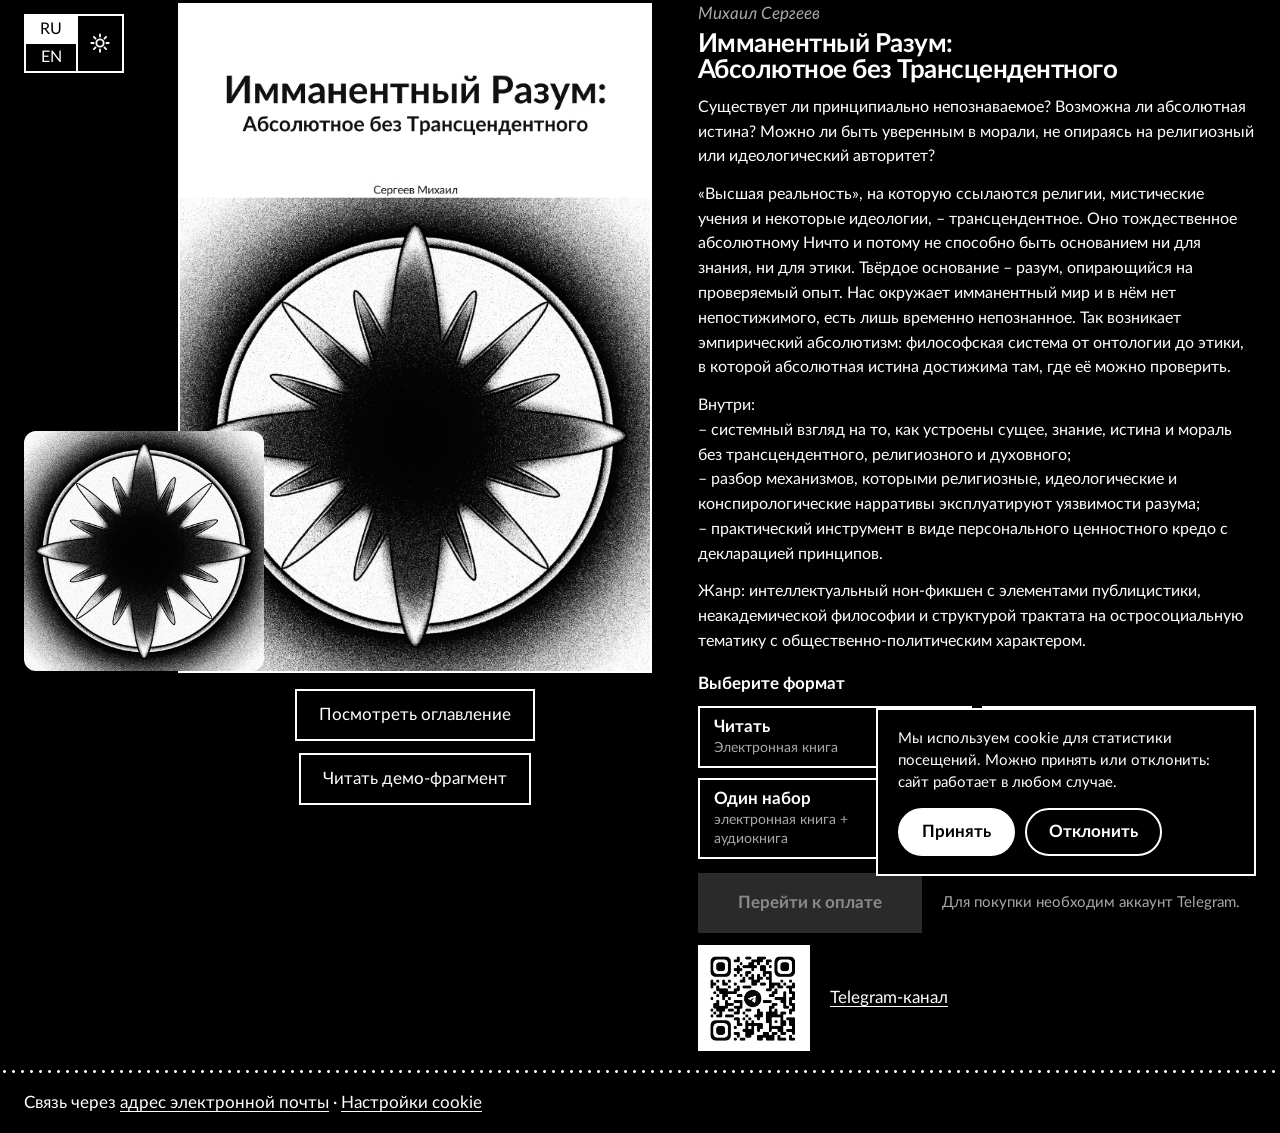
<file: index.html>
<!DOCTYPE html>
<html lang="ru">
<head>
<meta charset="utf-8">
<meta name="viewport" content="width=device-width, initial-scale=1">
<script>try{if(localStorage.getItem("theme")==="light")document.documentElement.setAttribute("data-theme","light")}catch(e){}</script>
<script>window.dataLayer=window.dataLayer||[];function gtag(){dataLayer.push(arguments)}gtag("consent","default",{ad_storage:"denied",ad_user_data:"denied",ad_personalization:"denied",analytics_storage:"denied",wait_for_update:500});try{if(localStorage.getItem("cookie-consent")==="granted")gtag("consent","update",{analytics_storage:"granted"})}catch(e){}</script>
<!-- Google Tag Manager -->
<script>(function(w,d,s,l,i){w[l]=w[l]||[];w[l].push({'gtm.start':
new Date().getTime(),event:'gtm.js'});var f=d.getElementsByTagName(s)[0],
j=d.createElement(s),dl=l!='dataLayer'?'&l='+l:'';j.async=true;j.src=
'https://www.googletagmanager.com/gtm.js?id='+i+dl;f.parentNode.insertBefore(j,f);
})(window,document,'script','dataLayer','GTM-NVMM97PM');</script>
<!-- End Google Tag Manager -->
<meta name="google-site-verification" content="ZVPYeabHMF1izkVcOJiwMl5HogajHnooVywPi7a2qLU" />
<title>Имманентный Разум: Абсолютное без Трансцендентного — книга и аудиокнига</title>
<meta name="description" content="«Имманентный Разум: Абсолютное без Трансцендентного» — философская система, возвращающая абсолютность истины и этики в мир без трансцендентного. Электронная книга, аудиокнига, бесплатный фрагмент.">
<meta name="author" content="Михаил Сергеев">
<meta name="robots" content="index, follow, max-image-preview:large">
<meta name="theme-color" content="#000000">
<link rel="canonical" href="https://4b5-1n7.github.io/book/">
<link rel="alternate" hreflang="ru" href="https://4b5-1n7.github.io/book/">
<link rel="alternate" hreflang="en" href="https://4b5-1n7.github.io/book/en/">
<link rel="alternate" hreflang="x-default" href="https://4b5-1n7.github.io/book/">
<!-- Яндекс Вебмастер: раскомментируйте и вставьте свой код:
<meta name="yandex-verification" content="КОД_ЯНДЕКС">
-->
<meta property="og:type" content="website">
<meta property="og:title" content="Имманентный Разум: Абсолютное без Трансцендентного — книга и аудиокнига">
<meta property="og:description" content="«Имманентный Разум: Абсолютное без Трансцендентного» — философская система, возвращающая абсолютность истины и этики в мир без трансцендентного. Электронная книга, аудиокнига, бесплатный фрагмент.">
<meta property="og:url" content="https://4b5-1n7.github.io/book/">
<meta property="og:image" content="https://4b5-1n7.github.io/book/og-ru.jpg">
<meta property="og:image:width" content="1200">
<meta property="og:image:height" content="630">
<meta property="og:image:alt" content="Обложка книги «Имманентный Разум: Абсолютное без Трансцендентного»">
<meta property="og:locale" content="ru_RU">
<meta property="og:locale:alternate" content="en_US">
<meta name="twitter:card" content="summary_large_image">
<meta name="twitter:title" content="Имманентный Разум: Абсолютное без Трансцендентного — книга и аудиокнига">
<meta name="twitter:description" content="«Имманентный Разум: Абсолютное без Трансцендентного» — философская система, возвращающая абсолютность истины и этики в мир без трансцендентного. Электронная книга, аудиокнига, бесплатный фрагмент.">
<meta name="twitter:image" content="https://4b5-1n7.github.io/book/og-ru.jpg">
<link rel="icon" href="favicon.ico" sizes="any">
<link rel="icon" type="image/png" sizes="32x32" href="favicon-32.png">
<link rel="icon" type="image/png" sizes="192x192" href="favicon-192.png">
<link rel="apple-touch-icon" href="apple-touch-icon.png">
<link rel="manifest" href="site.webmanifest">
<link rel="stylesheet" href="style.css">
<script type="application/ld+json">{"@context": "https://schema.org", "@graph": [{"@type": "WebSite", "@id": "https://4b5-1n7.github.io/book/#website", "url": "https://4b5-1n7.github.io/book/", "name": "Имманентный Разум: Абсолютное без Трансцендентного", "inLanguage": "ru"}, {"@type": "Person", "@id": "https://4b5-1n7.github.io/book/#author", "name": "Михаил Сергеев", "alternateName": "Сергеев Михаил", "sameAs": ["https://t.me/ABSolute_INTelligence"]}, {"@type": "Book", "@id": "https://4b5-1n7.github.io/book/#book", "url": "https://4b5-1n7.github.io/book/", "name": "Имманентный Разум: Абсолютное без Трансцендентного", "author": {"@id": "https://4b5-1n7.github.io/book/#author"}, "inLanguage": "ru", "description": "«Имманентный Разум: Абсолютное без Трансцендентного» — философская система, возвращающая абсолютность истины и этики в мир без трансцендентного. Электронная книга, аудиокнига, бесплатный фрагмент.", "image": "https://4b5-1n7.github.io/book/cover-audio.jpg", "workExample": [{"@type": "Book", "bookFormat": "https://schema.org/EBook", "name": "Имманентный Разум: Абсолютное без Трансцендентного (Электронная книга)", "inLanguage": "ru", "author": {"@id": "https://4b5-1n7.github.io/book/#author"}}, {"@type": "Book", "bookFormat": "https://schema.org/AudiobookFormat", "name": "Имманентный Разум: Абсолютное без Трансцендентного (Аудиокнига)", "inLanguage": "ru", "author": {"@id": "https://4b5-1n7.github.io/book/#author"}}]}]}</script>
</head>
<body>
<!-- Google Tag Manager (noscript) -->
<noscript><iframe src="https://www.googletagmanager.com/ns.html?id=GTM-NVMM97PM"
height="0" width="0" style="display:none;visibility:hidden"></iframe></noscript>
<!-- End Google Tag Manager (noscript) -->
<header><nav class="lang" aria-label="Language"><a href="./" hreflang="ru" lang="ru" aria-current="page">RU</a><a href="en/" hreflang="en" lang="en">EN</a></nav><button class="theme" id="theme" type="button" data-to-light="Включить светлую тему" data-to-dark="Включить тёмную тему" aria-label="Включить светлую тему" title="Включить светлую тему"><svg class="sun" viewBox="0 0 24 24" fill="none" stroke="currentColor" stroke-width="2" stroke-linecap="round" aria-hidden="true"><circle cx="12" cy="12" r="4"/><path d="M12 2.5v2.5M12 19v2.5M2.5 12H5M19 12h2.5M5.3 5.3l1.8 1.8M16.9 16.9l1.8 1.8M5.3 18.7l1.8-1.8M16.9 7.1l1.8-1.8"/></svg><svg class="moon" viewBox="0 0 24 24" fill="currentColor" aria-hidden="true"><path d="M21 12.79A9 9 0 1 1 11.21 3 7 7 0 0 0 21 12.79z"/></svg></button></header>
<main>
<section class="hero">
  <div class="left">
    <div id="covers" data-plan="both">
      <img id="cAudio" src="cover-audio.jpg" alt="Имманентный Разум: Абсолютное без Трансцендентного (Аудиокнига)">
      <img id="cEbook" src="cover-ebook-ru.jpg" alt="Имманентный Разум: Абсолютное без Трансцендентного (Электронная книга)" fetchpriority="high" onerror="this.onerror=null;this.src='cover-audio.jpg'">
    </div>
    <div class="peeks">
      <button class="peek" type="button" data-open="toc" aria-haspopup="dialog">Посмотреть оглавление</button>
      <button class="peek" type="button" data-open="excerpt" aria-haspopup="dialog">Читать демо-фрагмент</button>
    </div>
  </div>
  <div class="right">
    <p class="author">Михаил Сергеев</p>
    <h1>Имманентный Разум:<br>Абсолютное без Трансцендентного</h1>
    <div class="desc"><p>Существует ли принципиально непознаваемое? Возможна ли абсолютная истина? Можно ли быть уверенным в морали, не опираясь на религиозный или идеологический авторитет?</p><p>«Высшая реальность», на которую ссылаются религии, мистические учения и некоторые идеологии, – трансцендентное. Оно тождественное абсолютному Ничто и потому не способно быть основанием ни для знания, ни для этики. Твёрдое основание – разум, опирающийся на проверяемый опыт. Нас окружает имманентный мир и в нём нет непостижимого, есть лишь временно непознанное. Так возникает эмпирический абсолютизм: философская система от онтологии до этики, в которой абсолютная истина достижима там, где её можно проверить.</p><p>Внутри:<br>– системный взгляд на то, как устроены сущее, знание, истина и мораль без трансцендентного, религиозного и духовного;<br>– разбор механизмов, которыми религиозные, идеологические и конспирологические нарративы эксплуатируют уязвимости разума;<br>– практический инструмент в виде персонального ценностного кредо с декларацией принципов.</p><p>Жанр: интеллектуальный нон-фикшен с элементами публицистики, неакадемической философии и структурой трактата на остросоциальную тематику с общественно-политическим характером.</p></div>
    <fieldset>
      <legend><h2>Выберите формат</h2></legend>
      <label class="opt"><input type="checkbox" id="fRead"><span><b>Читать</b><small>Электронная книга</small></span></label>
      <label class="opt"><input type="checkbox" id="fListen"><span><b>Слушать</b><small>Аудиокнига</small></span></label>
      <label class="opt"><input type="checkbox" id="fBoth"><span><b>Один набор</b><small>электронная книга + аудиокнига</small></span></label>
      <div class="opt soon" aria-disabled="true"><span><b>Печатная версия</b><small>Ожидается в продаже</small></span></div>
    </fieldset>
    <div class="buyrow">
      <a class="buy" id="buy" target="_blank" rel="noopener nofollow" aria-disabled="true" data-read="https://web.tribute.tg/p/HSg" data-listen="https://web.tribute.tg/p/HSj" data-both="https://web.tribute.tg/p/HSn" title="Для покупки необходим аккаунт Telegram.">Перейти к оплате</a>
      <p class="tg">Для покупки необходим аккаунт Telegram.</p>
      <noscript><p class="tg"><a href="https://web.tribute.tg/p/HSg">Читать</a> · <a href="https://web.tribute.tg/p/HSj">Слушать</a> · <a href="https://web.tribute.tg/p/HSn">Всё вместе</a></p></noscript>
    </div>
    <div class="channel"><a class="qr" href="https://t.me/ABSolute_INTelligence" target="_blank" rel="noopener"><img src="qr-ABSolute_INTelligence.jpg" alt="QR-код Telegram-канала" width="224" height="213" loading="lazy"></a><a href="https://t.me/ABSolute_INTelligence" target="_blank" rel="noopener">Telegram-канал</a></div>
  </div>
</section>
<dialog id="excerpt" aria-labelledby="exTitle">
  <div class="dlg-head"><h2 id="exTitle">Фрагмент книги «Имманентный Разум»</h2><button class="close" type="button">Закрыть</button></div>
  <div class="dlg-body"><p class="note">Половина вводной главы</p><div class="text">
<h3 class="ch">0. Введение</h3>
<p>Во введении будут рассмотрены общая методология, философские концепции с разной степенью дефектности, обоснование применения синтетического эклектизма, разбор диктаторских стимулов к воздействию на уязвимости разума, а также оправданность применения насилия в кризисном положении.</p>
<p>Методология работы носит эклектический характер, так как сочетает аналитическую и континентальную методологии, рационалистическую и эмпирико-натуралистическую эпистемологические стратегии. Использованы операционные методы (абстрагирование, идеализация и концептуализация, интерпретация, метод теста на противоречия и перформативного противоречия, критический метод, постструктуралистская деконструкция), аналитические процедуры (концептуальный анализ, декомпозиционный анализ, интроспективный анализ), логико-аргументативные инструменты (дедукция, индукция, сравнение, анализ и синтез), а также вспомогательные эвристические и моделирующие инструменты (метод визуализации, трансформирование, комбинирование, моделирование, мысленный эксперимент, регулятивное сомнение, апелляция к здравому смыслу).</p>
<p>Для комфортного погружения зафиксируем базовые координаты. Имманентное – материальное и познаваемое, способное тем или иным способом стать чувственным опытом и эмпирикой, а также внутреннее содержание сущего как оно есть. Трансцендентное – не только лежащее за пределами чувственного опыта, но и за пределами единственного мира, его природы, а также принципиально непознаваемое, духовное, мистическое и в рамках работы тождественное Ничто. Всё, что есть (существует) в мире, – имманентное, а то, чего в нём нет (ничто), – трансцендентное. Ввиду обилия терминологии при необходимости лучше воспользоваться сразу несколькими энциклопедическими источниками, в том числе философской энциклопедией, например «Новой философской энциклопедией» [1]. Философский анализ в книге сменяется резкой публицистикой, иногда с элементами патетики. Это создаёт своего рода контрастную, динамическую, отрезвляющую партитуру, которую познавательно и интересно читать.</p>
<p>Каждый человек не хотел бы быть запутанным и обманутым другим человеком, особенно нарочно. Причина такого желания кроется в простой ответственности. Ответственность, которую каждый дееспособный человек имеет, рационально осознаваема и даже понятна интуитивно. Эта ответственность порождает человеческую двунаправленность: ответственность по отношению к собственному «Я» и по отношению ко всему, что во «Вне». Ответственность по отношению к себе характеризуется через осознание необходимости (или ненадобности) и сознательный выбор (или отказ от такого выбора) самоидентичности, морали, нормативной этики, ментальной психотерапии (для исправления того, что внутри), аксиологических ценностей и совокупного образа жизни, а также отношения ко всему, что исходит из Вне. Ответственность по отношению к окружающему более категорична и описательна, в ней практически нет места для сознательного свободного выбора. Она сводится к осознанию тех закономерных последствий, к которым приводят любые действия, влияющие на окружающих людей и общество, природу и экологию, информацию и предметы. При заблуждении в каком-то аспекте можно сделать неправильные выводы, а порой, когда в основе лежит неверная информация, ошибка неизбежна. Это может быть не так страшно, когда заблуждения касаются не очень важных вещей, но нередко они задевают фундаментальную опору личности. Зачастую заблуждения возникают не из-за несовершенства мышления, а намеренно имплантируются внутрь человеческого сознания, что способно подорвать его ментальное состояние или причинить вред его окружению.</p>
<p>Из стремления быть максимально объективным, не подверженным вредному внешнему воздействию, из осознания собственной ответственности следует необходимость критически анализировать и выявлять несовершенства некоторых популярных философских концепций. В особенности тех, что продвигаются в массовом сознании диктаторской идеологией, догматичной религией или просто позицией личности авторитарного типа. Важно также выявлять нарративы, направленные против свободомыслия, отвергающие размышления и ущемляющие людей с принципиальной позицией, на основе которой и формулировалось это произведение. Вспомним некоторые концепции и разберёмся в их изъянах в порядке от наиболее применимых, прикладных и полезных к совсем уж бесполезным и даже вредным для человеческого разума.</p>
<h4 class="ch">0.1. Антагонистические позиции</h4>
<p>Известно множество концепций с разной степенью мракобесия. Здесь не стоит задача дать обзор всем им, но необходимо перечислить основные идеи и подчеркнуть их пользу или вред. Уместнее всего начать с более приемлемых концепций, вроде позитивизма, и постепенно продвигаться к антагонистичным им мистическим и теологическим позициям. Существуют и по большей части нейтральные концепции, но акцентировать на них внимание мы не будем. Разобрать в той или иной степени сомнительные позиции необходимо, чтобы лучше понимать их уловки, не попасть в их ловушки и не зайти с ними в логический тупик.</p>
<p>Позитивизм – подход, популярный среди исследователей эпистемологии, особенно в ситуациях, когда наука сталкивается с внепредметными философскими требованиями. Например, при настойчивом призыве приостановить научную деятельность до тех пор, пока не будет дан ответ на неразрешённый метафизический вопрос. В подобной обстановке неудивительно, что многие учёные склоняются к позитивистскому взгляду, воспринимая всю метафизику как бессмысленную. Однако как последовательная философская позиция позитивизм оказывается во многом вредным или ограниченным. Во-первых, метафизика не сводится к одному направлению, и существует множество метафизических концепций, некоторые из них обладают внутренней логикой, опираются на здравый смысл и представляют значимую часть философии, стремящейся ответить на многие фундаментальные вопросы человеческого разума. Во-вторых, отказ от метафизики нередко выглядит как своеобразная заплатка – временное уклонение от проблемы, отказ от осмысления, что можно расценивать как форму интеллектуального эскапизма или даже обскурантизма. В-третьих, позитивизм, отвергая метафизику, не предлагает взамен полноценной альтернативы для осмысления фундаментальных вопросов, которую дают метафизические концепции [2].</p>
<p>Отдельная проблема – то, как позитивизм критикует религию. Эта критика зачастую формальна или поверхностна, не стремится к конструктивному философскому диалогу, а ограничивается лишь указанием на логическую несостоятельность. Такая позиция ведёт к поляризации мышления: формируются два противоборствующих лагеря, один из которых лишён заинтересованности в поиске метафизических концепций, которые были бы объективно полезны человеку как в понимании своего Я, так и в осмыслении внешнего мира.</p>
<p>Тем не менее позитивизм опирается на целый ряд фундаментальных установок. Он исходит из идеи, что истина едина, объективна и поддаётся верификации. Истину можно выявить через проверяемые методы, соответствующие критериям научного познания, а наивысшей формой её выражения считается научный консенсус, основанный на интерсубъективной эмпирике. Позитивизм, как правило, эмпирически монистичен и материалистичен [3]. Если трансцендентное для него бессмысленно, то в рамках данной книги оно <em>бессущностно</em>, с чего и начнётся первая глава.</p>
<p>Под <em>бессущностным</em> понимается антоним к слову сущее, так же, как Ничто противоположно Бытию. Даже позитивисты, строго говоря, не признают существования абсолютной истины – напротив, они отрицают её как метафизическую категорию. Истина для них – то, что подтверждается наблюдением и опытом в настоящем и может измениться при появлении новых данных.</p>
<p>Позиция автора во многом близка к позитивистской, но с тем важным отличием, что автор признаёт эвристическую и концептуальную полезность философских методов и метафизических ответов. В частности, позитивизм недооценивает значение метафизики экзистенциализма, особенно в формировании Я-концепции. Последняя – не простая функция, обусловленная только внешними детерминистическими и стохастическими факторами. Напротив, каждое Я формируется под влиянием множества факторов, как обусловленных, так и произвольных, включая интеллектуальные акты самоопределения и размышления о рациональном выборе. Таким образом, субъект – сложная структура со свободой воли, осуществляющая самоидентификацию и выбор, несводимые к детерминированным и стохастическим предпосылкам.</p>
<p>Именно в акте рационального размышления и осознанного выбора раскрывается подлинная природа субъективной реальности, она оказывается одновременно недетерминированной и нестохастической. Процессы разума несводимы ни к генетической предзаданности, ни к биохимической случайности. Более того, совокупное влияние этих факторов не способно полностью охватить все возможные сценарии развития в силу чувствительности к исходным условиям даже в детерминированных системах. Разум и свобода субъекта приобретают в экзистенциальной метафизике непреходящее онтологическое значение. Поскольку детерминизм и индетерминизм не описывают реальность в полной мере, требуется какое-то дополнительное, промежуточное понятие.</p>
<p>Постмодернизм тесно связан с последствиями так называемого лингвистического поворота. Он решительно отвергает существование объективной природной реальности, универсальной истины, а также универсальность разума и логики. Тем более постмодернизм не признаёт каких-либо абсолютов в философском или мировоззренческом смысле. Такой ход рассуждений приводит представителей этого направления к выводу, что научное познание и его картина мира не ближе к истине, чем представления, основанные на сверхъестественной или паранормальной мистике, включая эзотерику, колдовство, шаманизм, астрологию и прочие формы иррационального восприятия. Подобный релятивизм, очевидно, противостоит трезвому и разумному взгляду на мир и, кроме того, способен навредить как человеку, так и обществу в целом. Скепсис по отношению к технооптимизму действительно частично оправдан, особенно в аспекте темпов технологических изменений и их неравномерности. Однако это не означает принципиальной невозможности улучшения качества жизни человека и общественного устройства через разумное применение науки и технологий [4].</p>
<p>К метанарративам, в рамках которых маргинализируются альтернативные взгляды, мнения и дискурсы, постмодернисты относятся крайне негативно, считая их инструментами на службе у тоталитаризма. При этом парадоксальным образом в рамках некоторых постмодернистских течений продвигаются идеи, близкие к неомарксизму, в том числе с их собственными универсальными посылами. Однако на практике куда более продуктивным здесь оказывается рационально-казуистический подход. Он предлагает не оценивать нарративы по принадлежности к тем или иным идеологиям, а анализировать наличие или отсутствие системных механизмов подавления мнений, сдерживания плюрализма и свободы суждений. Важно, чтобы участники дискурса стремились к предметному, корректному и добросовестному размышлению, а не к риторическим манипуляциям и уловкам. В отличие от позитивизма, постмодернизм не отрицает метафизику – напротив, допускает её как один из возможных дискурсов. В этой связи важным вкладом постмодернистской мысли становится инструмент деконструкции, разработанный Жаком Деррида.</p>
<p>Неудивительно, что такой подход постмодернистов сравнивают с релятивизмом, восходящим к античным софистам и частично к скептицизму, также утверждающему, что объективной истины не существует. Здесь наблюдается отказ от преемственности в развитии знания и смещение акцента в сторону субъективных условий познания. Любое уточнение и совершенствование знания трактуется как доказательство его изначальной неистинности, что в конечном счёте ведёт к светскому агностицизму. Релятивисты как бы заявляют: «У каждого своя правда», потому что любое знание признаётся недостоверным [5]. Абсолютизация казуистического подхода, условности и субъективности в конечном счёте приводит к тому, что жертву уравнивают с агрессором. Из-за размытия твёрдой и безотносительной позиции исчезают виновные и преступники, а любое решение правовой системы, суда или институциональной инстанции представляется заведомо несправедливым и ошибочным. Такое мышление не только формирует субъективизм, но и может стать идеологическим основанием для оправдания вседозволенности, волюнтаризма, культа насилия, права сильного, консеквенциализма и макиавеллизма. Псевдомистики, опирающиеся на постмодернистский подход, навязывают проблему квалиа как тайну панпсихизма (полипсихизма), намеренно лишённую рационального объяснения. В ход идут софистические спекуляции, основанные на абсурдном бесконечном метарегрессе. Однако эта проблема объясняется как раз рационально – не как онтологическая тайна, а как эпистемологическая сложность в рамках онтологического монистического физикализма и эпистемологически антиредукционистского натурализма.</p>
<p>Другое направление в теории познания, противостоящее рационализму и схожее некоторыми чертами с релятивизмом, – сенсуализм. Он гласит: «Нет ничего в разуме, чего не было бы в чувствах», а главной формой достоверного познания признаёт ощущения, восприятия и представления, поскольку именно в них сосредоточена вся деятельность сознания и из них выводится мышление [6]. Хотя источник этого знания – объективный внешний мир, сенсуализм тяготеет к субъективизму, отвергая возможность познания мира как такового, и делает вывод о целостном познании, которое исходит из внутренних состояний сознания и преобразуется ими. У сенсуализма есть полезная интерпретация, например имматериализм: «Быть – значит быть воспринимаемым». Сенсуалистский подход также лучше позволяет проникнуться эмпатией – без навязчивой проекции. Таким образом, делается упор на имманентность знания: оно может быть истинным, но сами ощущения и опыт не гарантируют его объективности. В сочетании с радикальным скептицизмом, солипсизмом и наивным эмпиризмом сенсуализм способен стать основанием антинаучной или антиинтеллектуальной позиции [7]. Такой подход заменяет размышление догматическим изоляционизмом или когнитивным нигилизмом: «Ты своими глазами это видел? Нет? Пока сам не увижу – не поверю!».</p>
<p>Идеализм – первое упомянутое, прямо обозначенное этим термином в данной главе философское учение, полностью признающее Абсолют как универсальный разум. При этом идеализм активно использует понятие трансцендентного – идеального духовного начала, высшего замысла и высшего разума. Идеализм – понятие широкое и многогранное; он бывает различным по формам, но для нужд данного анализа будет рассматриваться обобщённо, с акцентом на религиозный идеализм. Идеализму свойственно использовать абстрактные, эфемерные и спекулятивные формы выражения, поскольку они позволяют замаскировать отсутствие здравого смысла за философской бутафорией. Идеалисты не соотносят Абсолют с материей, напротив – они утверждают её вторичность по отношению к сознанию, духу, идее. Иногда, по их мнению, материальная реальность – всего лишь продукт мышления. Поэтому эмпирика чувственно воспринимаемого материального мира считается ненадёжным источником знания: подлинная реальность, согласно идеализму, может быть постигнута лишь через внутреннее созерцание. Объективный идеализм Георга Вильгельма Фридриха Гегеля, в котором надличностный разум порождает весь мир, и трансцендентальный идеализм Иммануила Канта различаются прежде всего в вопросе о достижимости абсолютного познания. Согласно Канту, абсолютное познание недостижимо, потому что сознание способно воспринимать только феномены, а не сам ноумен [8–9]. У Гегеля же абсолютное познание осуществляется через движение духа и диалектику противоречий. Одержимость идеей и стремление к её реализации могут становиться основой для консеквенциализма, а в сочетании с релятивизмом – оборачиваться макиавеллизмом, при котором субъективно идеальная цель превращается в культ, а жертвы на пути к ней – человеческие жизни, свобода, благоразумие и любой другой ущерб – перестают иметь значение. Кроме того, идеализм может провоцировать у человека формирование сверхценной идеи-фикс, которая иногда перерастает в личностные расстройства параноидного или шизоидного типа, а в более тяжёлых случаях – в психопатологическое состояние, характерное для шизофрении и аффективных психозов.</p>
<p>Абсолютный (жёсткий) детерминизм – концепция, согласно которой всё, включая человеческие действия, мысли и решения, предопределено предшествующими причинами и законами природы. В рамках этой теории свобода воли представляется невозможной, поскольку любое решение человека – лишь следствие предыдущих факторов, а не результат подлинно свободного выбора. Такой подход немедленно порождает опасные последствия: отказ от собственной субъектности, утрата мотивации к моральному выбору, фанатичный фатализм, исчезновение чувства ответственности, а также склонность к восприятию реальности как матрицы – предопределённой системы, за которую отвечает не человек, а некий высший создатель. Обесценивание личного опыта свободы действия и переживания через его объявление иллюзорным и сведение к слепой причинности без пространства для воли ведёт к редукционизму и игнорированию субъективной реальности. Отрицание моральной ответственности разрушает механизмы морали, основы права и социальной справедливости. Между тем способность человека к моделированию альтернативных сценариев будущего, прогнозированию последствий и осознанному выбору предпочтительного варианта с последующей рефлексией предполагает наличие значимого уровня свободы. Современная наука подтверждает, что, кроме детерминированных факторов, существует и стохастический вклад, как и утверждает позиция индетерминизма [10]. Согласно теории хаоса, даже при наличии начальных условий предсказание точного результата становится невозможным, а значит, вопрос о свободе воли не может решаться однозначно. Возможны различные сценарии, в том числе и из-за стохастических процессов. Сумма детерминированных (физиология, наследственность, социальное окружение, структура мозга, внешние причинные связи) и стохастических (квантовые флуктуации, биохимические реакции, нейронная активность, шум в системах) факторов не исчерпывает всей полноты наблюдаемой реальности. В живом мире всегда остаётся пространство для вероятностно обоснованного рационального поведения в ответ на стимул – поведенческого, смыслового, личностного, когнитивного. Именно здесь реализуется возможность выбора, то есть проявление свободы воли. Реальность допускает множественность исходов и потому соответствует не строгому детерминизму, а концепции <em>интердетерминированной</em> компатибилистской свободы, о чём повествуется подробнее в конце третьей главы.</p>
<p>Абсурдизм, нигилизм и их сочетания утверждают, что мир лишён изначального, абсолютного смысла. Они отвергают как божественную сущность, так и мораль, прогресс, универсальные ценности, идеалы и нормы. Эти системы взглядов акцентируют внимание на чувстве пустоты и внутреннем конфликте между стремлением к смыслу и его отсутствием. Реакции на такой радикальный отказ различны. Они ранжируются от принятия абсурда и жизни вопреки ему до пассивной апатии, безразличия и саморазрушения. Однако абсурдизм и нигилизм по-разному трактуют мораль и ценность жизни: в абсурдизме жизнь может сохранять ценность сама по себе – как акт сопротивления и утверждение свободы, в нигилизме же мораль отрицается полностью, а жизнь, как и всё остальное, теряет всякий смысл и значимость [11].</p>
<p>Из этих позиций, в некотором смешении с экзистенциализмом, можно охарактеризовать ещё одно вредное течение – анархо-нигилизм, или хаотичный анархизм. Он не приемлет никакой внешней власти – государственной, религиозной, экономической или моральной – и отрицает само пребывание под ней. Идея коллектива здесь расценивается как насилие над личностью, а свободная воля, по этой логике, может проявляться только в условиях хаоса – системы без порядка, что, по мнению сторонников этого подхода, и соответствует истинной природе бытия [12]. Подобное мышление, разумеется, также отказывается от универсальных и абсолютных норм: любые представления о добре и зле объявляются лишь конструктами, навязанными властью. В этом заметна близость к постмодернизму. Экзистенциальный подход, в свою очередь, ориентируется на формирование индивидуальных ценностей, исходящих из личного опыта, интуиции и чувства свободы, при осознании их условности, пустоты и преходящей природы, с приоритетом акта действия – воли, импульса, поступка. Так, экзистенциализм может сочетаться со свободой воли и без детерминизма, хаотичного анархизма или нигилизма.</p>
<p>Приоритет удовольствия и всевозможного утилитарного избегания страданий – ключевая телеологическая установка гедонистического эгоцентризма. Эту установку в несколько иной форме разделяет и параллельная философская позиция – эвдемонизм, в котором удовольствие выступает составной частью счастья, а не самоцелью [13]. Несмотря на полезную ориентацию на автономную этику, гедонистический эгоцентризм обычно отвергает как абсолютную, так и универсальную мораль. Сведение всего к субъективному комфорту и идее уникальности каждой личности приводит к противоречию, например, с правовой системой, где субъекты равны, а их интерпретации состязательны. Сам факт преступления предполагает наличие должного – правильного поведения, универсального и обязательного для всех без исключения, а не уникально определяемого по желанию субъекта. Мотивы преступника могут быть учтены, но они, как правило, не оправдывают объективно совершённое деяние. Другие полезные, но не сакральные ценности эгоистичного гедонизма – это свобода бытия, любовь, природа, эстетика и красота. Эти ценности одновременно субъективны, интерсубъективны и утилитарны, и игнорирование этой многослойности – ошибка гедонистического эгоцентризма. Без должного рационализма такая этическая установка легко скатывается в хаос произвола желаний: чревоугодие, зависимость, алчность, консьюмеризм [14].</p>
<p>Инсинуация солипсизма крайне близка к субъективному идеализму. Это инфантильная и синкретическая позиция, отягощённая эгоцентризмом и элементами магического мышления. Это настолько примитивная и интуитивно понятная концепция, что человек способен усваивать её задолго до формирования речи и даже до прямохождения: для младенца исчезновение объекта из поля зрения равнозначно исчезновению самого объекта [15]. Именно поэтому ребёнок искренне реагирует и удивляется, когда взрослый прячет лицо и снова показывается (ку-ку, или peek-a-boo). В мире младенца человек как бы исчезает и появляется в зависимости от его прямого наблюдения. Солипсизм культивирует в человеке чувство исключительности и иллюзию превосходства над всем окружающим. Эта установка способна породить любые философские отклонения: от постмодернизма до сенсуализма, от релятивистской морали до утверждения о существовании абсолютной морали, от эмпиризма до мистицизма, от атеистического экзистенциализма до панпсихизма (полипсихизма) и теологии, даже до гипотезы симуляции. Однако одно остаётся неизменным: солипсизм никогда не ведёт к материализму, экстернализму, универсальной морали и признанию объективной или абсолютной истины.</p>
<p>В дихотомии приоритета между приемлемостью пути и самой целью утилитарный консеквенциализм отдаёт предпочтение результату (консеквенту). Такая позиция оправдывает достижение даже самых возвышенных, идеалистических, сакральных или универсальных целей средствами, унижающими человеческое достоинство, жестокостью и насилием. Это особенно ярко проявляется в абсурдных мысленных экспериментах вроде сценария с тикающей бомбой, где пытки и насилие выставляются допустимыми во имя большего блага. Однако эмпирические исследования эффективности таких методов, включая применение пыток, указывают на их несостоятельность как с точки зрения получения надёжной информации, так и с точки зрения моральной целесообразности [16]. Более того, зло, представленное как рационально необходимое, легко становится заразительным оправданием, способным дегуманизировать жертву и освободить палача от ответственности. Консеквенциализм в таком виде – это моральная ловушка, где средства постепенно стирают любые границы, превращаясь в самоцель. Один из антагонистов консеквенциализма – этика добродетели, акцентирующая внимание не на результате, а на нравственном облике субъекта. Она строится на внутренней мотивации, альтруизме, милосердии, филантропии. Но даже эта система уязвима: её могут использовать беспринципные приспособленцы или карьеристы, имитируя добродетель ради достижения собственных целей. Оптимальным компромиссом между крайностями выступает деонтология. Она ориентируется на сам поступок как на объект моральной оценки, независимо от результата, руководствуясь золотым правилом или категорическим императивом, и способна совмещаться с утилитарными или прагматическими представлениями. Это этика долга, закреплённая в кантианском принципе: действуй так, чтобы максима твоей воли могла стать всеобщим законом природы. Она опирается на свободу воли, персональную ответственность и универсальные нормы. Именно деонтология способна охватывать все элементы морального акта – намерение, поведение и следствие – как единую систему. Судебная практика опирается на деонтологические основания: в случае непреднамеренного вреда признаётся и учитывается отсутствие злого умысла. Здесь этическая оценка поведения кроме результата учитывает и мотивацию. А значит, именно деонтологический подход способен стать устойчивой формулой справедливости без разрушения какого-либо элемента морального акта.</p>
<p>Структурный близнец утилитарного консеквенциализма на практике – макиавеллизм, идеология, оправдывающая удержание и расширение власти любой ценой. Он питается цинизмом, коварством, вероломством, культом грубой силы и презрением к морали. Всё, что укрепляет власть, дозволено, а всё, что мешает, подлежит устранению. Макиавеллизм требует покорности, стремится подавить волю другого, а мораль рассматривает как слабость, которую можно использовать, но не исповедовать. Характерный для макиавеллизма рационализм легко уступает место волюнтаризму, если того требует цель. Макиавелли критиковал папство и не был излишне религиозен, оставаясь при этом приверженцем патриотических воззрений [17]. Хаос, анархия и аморализм его политического реализма были вызваны крахом традиционных и архаичных устоев в эпоху Ренессанса и Реформации, а также утратой твёрдой опоры в виде традиционной морали. Идеализм в такой системе не отрицается полностью – он подчиняется задаче манипуляции, выступая инструментом политтехнологий, идеологического внушения и массового контроля. Сакральные образы, идеи жертвы и высшего блага превращаются в оболочку, удобную для эксплуатации доверия и уязвимости граждан ради более удобного управления. Утилитарный консеквенциализм, в свою очередь, допускает самопожертвование как приемлемое средство для достижения цели. Макиавеллизм идёт дальше, он не просто оправдывает жертвы, а требует их. Он возводит готовность к самопожертвованию в добродетель, но исключительно в контексте лояльности правителю или идеологии. История XX века даёт массу примеров того, как политическая практика макиавеллизма в союзе с утилитарным консеквенциализмом и национализмом выстраивала тоталитарные режимы. Эксплуатация национального мифа, дискриминации и синдрома осаждённой крепости стала удобным инструментом для сплочения населения вокруг вождя, милитаризации общественного сознания, оправдания репрессий, террора, развязывания и ведения захватнических, агрессивных войн. Подобная политическая алхимия позволяет стереть грань между добром и злом, навязать обществу образ врага как метафизической, трансцендентной угрозы.</p>
<p>Историк, политолог и социолог Майкл Манн справедливо указывает на трансцендентность как на отличительную черту фашизма: как идеология третьего пути она призвана вывести человека за пределы обычного опыта, заместив его мифом, страстью, псевдосвященной миссией [18].</p>
<p>Тотальная индоктринация, абсолютная догматизация через наносные, навязанные идеологемы и постулаты, часто сопровождаемые отрицанием субъектности человека – один из наиболее действенных инструментов влияния на личность авторитарного типа. Особенно эффективной она становится в сочетании с патриотической риторикой, конформизмом, коллаборационизмом, традиционализмом и авторитарными установками или их комбинацией, сочетающей перечисленное. В условиях страха, нестабильности и пропагандистского давления восприимчивость к подобному воздействию стремительно возрастает. Разные исследования по-разному оценивают долю людей с выраженным авторитарным типом личности. Одно бесспорно – это статистически значимая группа даже в открытом и свободном обществе [19]. Диктатура, особенно в закрытом традиционалистском сообществе, стремится расширить свою кормовую базу за счёт продуцирования таких личностей, которые склонны к подчинению диктату вождя, ритуалам, традициям и окружающим нравам. Для остальных же создаются условия, при которых фашизация личности становится путём наименьшего сопротивления – персональным движением или менее заметным дрейфом по шкале фашизма (F-scale) [20]. В созданных условиях индивид постепенно принимает авторитарные убеждения: упомянутый консеквенциализм, потворство насилию, оправдание агрессии, допустимость разрушительности, приемлемость проявления силы. Растёт предвзятость, укореняются стереотипы, суеверия и приметы, а твёрдое и жёсткое властвование, деструктивность и озабоченность усиливают мачизм и гомофобию. Характерным становится феномен антиинтероцепции – игнорирование сигналов тела и подавление внутренней чувствительности. Это сопровождается эффектом ложного консенсуса и его проекцией, при котором собственные предрассудки, установки, мысли, характер, страхи и другие чувства переносятся на других и принимаются за их мотивы, намерения, способ познания, уровень размышления и даже стиль интуитивного понимания собеседника [21]. Такой способ восприятия мира сближается с солипсизмом – формой абсолютного субъективизма, субъективного идеализма, а также с особыми формами сенсуализма и постмодернистского релятивизма. Эффекты ложного консенсуса и подмена тезиса (соломенное чучело) здесь нередко возникают не как намеренные манипулятивные приёмы, а как искреннее, но ошибочное продолжение субъективной логики личности авторитарного типа. Авторитарная личность часто просто неспособна распознать иной способ мышления, кроме собственного, и потому автоматически проецирует на других свою слепую покорность чужой воле, имеющей над ней силу или власть. Такой заражённый человек не сопротивляется и сдаётся без боя, после чего воплощает чужую волю хозяина, паразитные ценности. Он – жертва, превращённая в исполнителя. Эта жертва очень вредна для людей, и она никогда не бывает добровольной, потому что заражена неосознанно, подобно вирусному заражению (живого организма или компьютера). Застрявшего в трясине этого болота может вытянуть здоровый внешний спаситель, подсказывая, на что можно опереться, чтобы выползти, не утонуть и не потопить тех, кто рядом. Но заколдованный всеми силами будет стараться отбиться от своего спасения, ведь он уже не различает своего и навязанного, не мыслит, а повторяет, не спорит, а защищается. Он отказывается от диалога, не задаёт вопросов, предпочитая домысливать за собеседника, так как проще выдумать, чем разговаривать, спрашивать и разбираться, обдумывать и понимать. Каждый аргумент он воспринимает не как предложение к размышлению, а как угрозу стабильности. Разговор с авторитарной личностью превращается в бегство от сути, в переключении внимания с логики целого на мелочи, удобные для нападок. Другая отличительная черта нарочно запутанного человека – в диалоге он не может сделать окончательное утверждение, а референс к своей реплике или её цитирование всегда воспринимает как неполное, неправильное или ложное. Раскрытие темы разговора тогда воспринимается как нежелательное и неинтересное – фокус переводится с логики и целостной темы на точечное утверждение. Не стоит путать этот эффект с другим приёмом перевода стрелок, известным как ватэбаутизм (англ. whataboutism; пер. «а что насчёт»). Такие личности склонны отрицать субъектность и самоидентичность других. Они неспособны признать в собеседнике равного и мыслящего, потому что сами отказались от осознанного мышления. Они заражены навязанными властью паразитическими, обслуживающими интересы хозяина или макиавеллиста чужими убеждениями, которые на самом деле противоречат их человеческим ценностям. Таких можно назвать запутанными, заколдованными, одурманенными, а можно – зомби или манкуртами.</p>
<p>…Он никогда не помышлял о бегстве. Для любого рабовладельца самое страшное – восстание раба. Каждый раб потенциально мятежник. Манкурт был единственным в своём роде исключением – ему в корне чужды были побуждения к бунту, неповиновению. Он не ведал таких страстей. И поэтому не было необходимости стеречь его, держать охрану и тем более подозревать в тайных замыслах. Манкурт, как собака, признавал только своих хозяев. С другими он не вступал в общение. Все его помыслы сводились к утолению чрева. Других забот он не знал. Зато порученное дело исполнял слепо, усердно, неуклонно…</p>
<p class="attr"><em>– Чингиз Айтматов. «И дольше века длится день», 1980 г.</em></p>
<p>Согласно роману Чингиза Айтматова «И дольше века длится день», образ манкурта – это метафора человека, лишённого памяти, связей, родства, ценностей и воли. Он – рабское создание, полностью подчинённое хозяину и не помнящее ничего из прошлого, из родства, то есть человек без своей идеи, без собственных убеждений, без всякого понятия о добре и зле [22]. Таков конечный результат идеального авторитарного воздействия. Ведь именно отказ от всех форм родства, в том числе генеалогического, культивировался среди населения в период советского красного террора, при репрессиях по статьям об измене родине, шпионаже, контрреволюционной или антисоветской деятельности и по другим статьям для так называемых врагов народа. Утверждалось, что родственные отношения безусловно являются абсолютно доверительными и взаимно информирующими именно в политическом и личностном плане, и феномен беспамятства родства проявлялся буквально. Манкурт – это не просто идеальный исполнитель, это человек, утративший способность к внутреннему сопротивлению. У него нет собственных взглядов и суверенной позиции, потому что он забыл, как их формировать, исходя из своих жизненных ценностей и сознательных конструктивных размышлений. Он лоялен, конформен, безопасен и покорён своему хозяину. Именно таким людям чужды побуждения к сопротивлению, борьбе, протесту, бунту или неповиновению, они боятся скопления людей и организованности. Идеальный раб не интересуется ни общественной, ни гражданской, ни социальной жизнью, ему безразличен ближний. Его заботит только собственное чрево консьюмеризма – удовлетворение бытовых или базовых потребностей. Всё это приводит лишь к крайней степени их эксплуатации и угнетения хозяином, на радость которому они добровольно сдаются, что в некоторой степени является аллегорией на нынешнее время.</p>
<blockquote>
<p><em>Те</em>, кто готов пожертвовать существенной свободой ради временной безопасности, не заслуживают ни свободы, ни безопасности.</p>
<p>Orig.: «<em>Those who would give up essential Liberty, to purchase a little temporary Safety, deserve neither Liberty nor Safety</em>».</p>
</blockquote>
<p class="attr"><em>Бенджамин Франклин – в широко известной формулировке письма 1755 года,<br />
написанном от имени Ассамблеи Пенсильвании губернатору</em></p>
<p>Развитие в человеке не только авторитарных черт, но и признаков так называемой тёмной триады – макиавеллизма, нарциссизма и психопатии (а в случае тёмной тетрады ещё и садизма) – напрямую служит интересам властвующего над ним. Хотя в той или иной степени эти тёмные аспекты присутствуют в каждом человеке, диктатура вместо того, чтобы приглушать и нивелировать их проявления, напротив, массово, имплицитно и опосредованно поощряет их развитие и закрепление в каждом индивиде. Это осуществляется через культурные коды, пропаганду, модели поведения, социальные нормы, формируя удобного, предсказуемого, послушного и удобоваримого ей подданного. Властвующий диктатор, обладая ярко выраженной макиавеллистской чертой, действует в полном соответствии с утилитарным консеквенциализмом (радикальный агентно-относительный консеквенциализм), где цель оправдывает средства [23]. Однако даже с позиций самого консеквенциализма подобную антисоциальную стратегию нельзя считать моральной: вред, повсеместно причиняемый обществу, разрушение доверия, рост страданий и общее снижение уровня благополучия делают итоговую цель порочной, какой бы объективной или легитимной она ни была [24]. Стратегии авторитаризма в любом случае идут вразрез с общественным благом и базовыми моральными нормами, их нельзя оправдать даже утилитарно. Деструктивный эффект неизбежен как по итогу достижения любой цели, так и в процессе её целесообразной реализации. Власть, основанная на культивировании зла и невежества, не способна принести добро и прогресс – она лишь распространяет страдание и закрепляет его в системе.</p>
<p>Диалектическая логика, оперирующая неопределёнными и плавающими понятиями, нередко приобретает характер софизма, в котором утверждается, будто противоречия являются движущей силой развития. Это развитие предполагается как целенаправленное и ведущее к высшему состоянию, по сути, осуществляющееся через снятие противоречий между тезисом и антитезисом посредством синтеза. Однако подобное утверждение – не более чем метафизическая догма, основанная на безапелляционном допущении и магическом мышлении. В рамках научного подхода такая непроверяемая конструкция не обладает ни фальсифицируемостью, ни верифицируемостью, ни предсказательной силой, ни научной ценностью [25]. Тем не менее ограниченное применение подобной логики допустимо в условиях, где система сформирована из исходных данных, частично или полностью противоречащих друг другу и находящихся в состоянии логического конфликта, когда они игнорируют или взаимоисключают друг друга. В таких случаях, когда каждая из противоречивых частей представляется сопоставимо вероятной, необходимо изучить каждую из них. Однако ключевым остаётся то, что ни один из тезисов не обязан быть истинным – каждый может оказаться ложным. К такому подходу особенно охотно прибегают в демагогии и пропаганде, где задача – не сообщить достоверную информацию с верифицируемыми данными, а создать у слушателя ощущение абсолютной неопределённости и хаоса. Вместо одного фальсифицируемого утверждения на слушателя обрушивается водопад интерпретаций, спекуляций, вопросов без ответов, недоказуемых гипотез, конспирологических теорий и невероятных сценариев.</p>
<p>Обскурантизм может проявляться в различных формах: в интеллектуальной лени, сознательной аргументативной изоляции, псевдодискуссии, сопровождаемой игнорированием, обесцениванием и непоследовательностью промежуточных логических результатов (контрольных точек, или чекпоинтов). Другой формой может быть эпистемическая глухота, исключающая восприятие логических доводов и объяснений. Она может сочетаться с мракобесием, приправленным элементами эгоцентризма, солипсизма, релятивизма, постмодернизма и субъективного идеализма или субъективизма – мировоззренческой установки, при которой человек произвольно определяет критерии чужого или неприемлемого опыта, отгораживаясь от него эмоциональной реакцией вместо рационального анализа. Также она может выражаться в форме наивного эмпиризма, казуистического или избирательного скептицизма, когнитивного изоляционизма и бытового агностицизма. Корни подобных установок могут прорастать из конформизма, болезненно острого восприятия общественного мнения, мнительной и маниакальной обеспокоенности чужой оценкой (о себе) и стремления к внешнему одобрению, в том числе из-за нарциссической уязвимости, зависимости от аффилиации и подчинения личности социуму. Дополнительно их распространению могут способствовать антинаучная позиция, искусственное формирование и поддержание информационного пузыря, социальная поляризация, отсутствие культуры спора и приемлемого уровня дискуссии, а усилению – конспирологическое и магическое мышление, антиинтеллектуальные предпочтения, феномен спирали молчания и группового мышления, включая так называемый парадокс Абилина.</p>
<p>Готтентотская мораль, основанная на двойных стандартах и лицемерии, и гетерономная этика на первый взгляд кажутся разнородными явлениями. Однако на практике макиавеллист использует их вместе как инструменты манипуляции [26]. Готтентотская мораль служит оправданием ксенофобии и воинственности: «Пусть у меня сгорит хата, лишь бы у соседа сдохла корова»; «Не беда, что своя погибла, – плохо, что соседская жива»; «Пусть у меня корова сдохнет, лишь бы у соседа сдохли две»; «Добро – украсть у чужого корову, но ни в коем случае – у своего, это зло». Эти установки иллюстрируют нравственный релятивизм и примитивную логику враг-друг, свой-чужой, которая не допускает универсальных моральных принципов. Человек, исповедующий гетерономную этику, придерживается морали, навязанной извне. В условиях циничного общества с доминирующими двойными стандартами он невольно впитывает этот нарратив, заимствуя общественные нравы как свою нравственность. Его поведение становится конъюнктурным, зависящим от внешней среды, подобно флюгеру, подстраивающемуся под ветер обстоятельств. Гетерономная мораль не предполагает рационального осмысления и критического подхода, но многократно повторяет транслируемую извне пропагандистскую повестку, со временем закрепляя её в сознании как норму. В условиях, где господствует новояз, формируемый одновременно властным принуждением и пассивным попустительским согласием общества, прямое высказывание становится невозможным. Коммуникация вынужденно переходит в иносказательную форму по типу эзопова языка, что замедляет и осложняет передачу смысла, снижая её качество, эффективность, конструктивность и ясность. Цинизм двоемыслия позволяет человеку надевать и снимать воображаемую моральную маску, скрывая под ней подлинное отношение как к себе, так и к другим. Эта бутафория и ширма, навязанная конформными нормами, сконструированными властью, укрепляет моральный релятивизм и делает индивида уязвимым для внешнего влияния. Избежать этой двойственности и уязвимости возможно лишь через следование автономной этике – этике, основанной на универсальных, абсолютных и непротиворечивых моральных принципах. Такая мораль открыта для критики, рационального осмысления, совместного обсуждения, в том числе в публичной дискуссии, и ориентирована как на внутренние ценностные убеждения, так и на общественное благо.</p>
<p>Трансцендентальный холизм утверждает, что познание объекта в его целостности невозможно: ни совокупность частей, ни анализ компонентов не приблизят к абсолютной истине, якобы заложенной в недоступном трансцендентном замысле. Само требование познать трансцендентное делает любую претензию на объективное знание по определению несостоятельной. Истина, согласно этому подходу, существует не в доступных аспектах бытия, а только в неделимом целостном континууме, который можно лишь интуитивно уловить, но невозможно логически или эмпирически верифицировать [27]. Из этого следует, что любой аналитический подход якобы обречён на ложность, а познание через разложение на элементы провозглашается заведомо ошибочным. Более того, в этой парадигме субъект не просто наблюдатель, но часть целого или творение по образу и подобию Бога, а значит, также не подлежит объективной критике как независимый исследователь. Схожее, противостоящее эмпиризму течение – религиозный трансцендентализм, который провозглашает возможность подлинного познания исключительно через высшее откровение, духовную веру и богословие. Мораль в такой системе предписана Божественным законом, а церковь – её земной выразитель и единственный объективный интерпретатор. Свобода воли индивида сводится к примитивному бинарному выбору: либо спасение через праведную покорность, либо грехопадение через любое отклонение. Теология предпочитает мимикрировать под научное учение, маскируясь под объективное знание, отсюда и нелепые титулы вроде доктора богословия. Однако это лишь имитация и фикция, а настоящая научная дисциплина – религиоведение, достаточно узкая междисциплинарная область науки, которая не отождествляется с верой. То же относится и к философии религии, которая исследует религиозные феномены, а не подтверждает догматы. Все теологические дисциплины, собираемые под зонтичным термином теология, – это внутренние, замкнутые в себе церковные практики. Ортодоксальная и официально-церковная теология отвергает внешнюю критику, избегает коммуникации и дискуссии, живёт в условиях аргументативной изоляции. Такой отказ от диалога, критического мышления и открытости ведёт к архаике, пещерной дремучести, мракобесию, дикарству и варварству. Особенно это становится опасным, когда сами члены таких организаций перестают воспринимать друг друга как субъектов: они не спорят, не сомневаются, не ищут истины, а лишь повторяют одни и те же догмы. Особое место в теологии занимает эсхатология – учение о конце света, жизни после смерти и так называемых последних вещах. Этот набор мифов идеально подходит диктатуре: он сладостно усыпляет критическое мышление жителей, потакает гордыне и тщеславию, насаждает иллюзию избранности. Именно здесь возникают такие идеологемы, как богоизбранный народ, с нами Бог, народ-мессия, народ-победитель, святая земля, святая страна, священная война, мученическая жертва, праведный гнев и так далее. Эсхатологическое сознание при необходимости легко трансформируется в ритуализированную пропаганду национального превосходства, сакрализацию насилия и самоотречения. На индивидуальном уровне эсхатология культивирует презрение к земной жизни. Она объявляет её неважной, второстепенной, переоценённой, даже иллюзорной. Главное – жизнь в Боге и для Бога. А значит, человеческое счастье, качество жизни, свобода и развитие – не цель, а помеха. Ведь страшнее всего для человека – смерть духовная, или, переводя на светский язык, жизнь атеистическая. Самопожертвование, смерть ради веры, презрение к телесному и мирскому – вот высшие ценности. В этом кроется гремучая смесь исключительного величия и некрофилии в эсхатологии. Она представляет собой культ смерти и мёртвых, обёрнутый в риторику добродетели.</p>
<p>В том же русле следуют и прочие трансцендентные учения. Креационизм основывается на фанатичной вере в существование Творца и его замысел. Гностицизм – на принципиально возможном гнозисе, то есть личном опыте познания Бога, доступном тем, кто следует духовному пути к просветлению. Смежные доктрины, такие как фидеизм, открыто отказываются от рациональности, логики и эмпирики, провозглашая веру единственным источником истины. К этому же ряду относится неовитализм – учение о некой нематериальной жизненной силе или духовной энергии, не сводимой к науке. Неофинализм утверждает, что в природе и жизни есть изначальный замысел, а некая высшая духовная сущность придаёт им смысл, цель и целесообразность. Ответственность за всё происходящее, согласно этой идее, лежит на этом высшем разуме, а человек должен просто следовать его воле. Такая установка полностью устраняет автономию человеческой воли и морали, подчиняя индивида предполагаемым инструкциям, изложенным извне в высшем откровении. Неофинализм реализует телеологический подход, исключающий случайный фактор и вероятностную природу процессов. Он, как и неовитализм, противостоит редукционизму, но не в гносеологическом смысле (как отстаивание множества методов познания), а в онтологическом: неофинализм не столько объясняет реальность, сколько подгоняет её под заранее заданную интуитивную модель и рационализирует эту интуицию [28–32]. Эти концепции ближе к мистическому холизму, чем к научному антиредукционизму. Их цель не в познании, а в оправдании желанного и интуитивно принятого целостного мироустройства.</p>
<p>Обособленно от церковных направлений стоят иные трансцендентные течения. Спиритуализм – это вера в реальность загробной жизни, существование духовного мира и возможность общения с духами умерших через медиумов и спиритические сеансы. Мистицизм утверждает, что познание Абсолюта, Бога или Универсума возможно не рационально, а через трансрациональное или иррациональное переживание, эмоциональное единение, личностное слияние или интуитивное постижение. В основе этого подхода лежат эмоции, интуиция и вера в существование абсолютной реальности и абсолютной истины [33]. Эзотерика представляет собой совокупность имплицитных тайн и учений, закрытых от несведущих простолюдинов и доступных лишь посвящённым – тем, кто якобы способен воспринимать реальность особым способом через психодуховные практики. Сюда относят оккультизм, алхимию, астрологию и различные синкретические доктрины, претендующие на откровение неких сокровенных истин мироздания. Знания, полученные в рамках эзотерического опыта, крайне субъективны, лишены проверяемости, системности и научной методологии. Поэтому эзотерика с полным основанием считается псевдонаукой [34]. Можно было бы ошибочно принять основную идею данной работы за разновидность, близкую к мистицизму, поскольку она также оперирует абсолютными понятиями. Однако принципиальное отличие заключается в следующем: большинство мистических течений, не утруждая себя доводами, утверждают принципиальную постижимость трансцендентного, тогда как в данной книге прямо признаётся его бессущностность и невозможность познания. Следовательно, допустимы только два варианта: либо мистицизм имеет дело с имманентным, ошибочно называя его трансцендентным, либо тезис о познании трансцендентного ложен.</p>
<p>Наиболее мейнстримное трансцендентное течение сегодня – панпсихизм (полипсихизм). Это представление о всеобщей одушевлённости природы. Согласно ему, материя обладает зачаточным сознанием, а сознание в целом рассматривается как её фундаментальное свойство, дополненное концепцией квалиа [35]. Наряду с этим активно выступают псевдомистики: экстрасенсы, маги и прочие паранормальные адепты внефизического духа, чистого бытия или абсолютного сознания, которые утверждают, что субъективный опыт существует вне природы. Однако при этом они не объясняют, где именно это внеприродное бытие существует, как оно работает и почему его невозможно проверить в условиях контролируемого эксперимента. Ни то ни другое не выходит за пределы красивых спекуляций, инсинуаций и утверждений, лишённых экспериментальной основы и не проверяемых на практике. Однако существуют и безвредные для разума философские, психологические или религиозные концепции, например пантеизм, деизм, пандеизм, эволюционный креационизм, эскапизм и многие другие.</p>
<p>Итак, рассмотрев различные философские направления от позитивизма до совокупности идей трансцендентализма, можно резюмировать суть их противостояния. Позитивизм полностью отвергает метафизику, признавая истину единой, объективной и верифицируемой. Постмодернизм, напротив, отрицает объективность и саму идею истины, объявляя её тоталитарным инструментом подавления, угнетения и лжи, подрывающим плюрализм. Релятивизм идёт дальше, расщепляя истину уже не до метанарративов и дискурсов, а до каждого персонального и субъективного взгляда, лишённого универсальности. В своей радикальной форме сенсуализм сливается с когнитивным нигилизмом и отказывается признавать любой другой субъективный опыт, кроме своего собственного. Идеализм ограниченно полезен, например, в стремлении к совершенству и тривиальном значении перфекционизма. Однако, несмотря на сохранение понятия абсолютного, он не соотносит абсолютное с материей, утверждая, что реальность – лишь продукт мышления. Тем самым отрицается объективная истина, даже если признаётся абсолютная. Идеализм также сохраняет и продвигает трансцендентное. Детерминизм хорошо подходит для анализа причинно-следственных связей, логики и связанной с ними интуиции, но может подрывать свободу воли, указывая на её иллюзорность, что ведёт к фатализму, снижает личную ответственность, осознанность, склонность к рефлексии и усиливает пассивность, конформизм и редукционизм. Абсурдизм и нигилизм вместе с отрицанием трансцендентного и абсолютного отрицают и мораль, а также саму идею прогресса. Анархизм, схожий с ними по тону, оставляет свободу только в состоянии хаоса, противопоставляя себя компатибилизму (совместимость детерминизма и свободы), пытающемуся согласовать свободу воли с причинной необходимостью. Гедонистический эгоцентризм, в отличие от эвдемонизма, ведёт к многочисленным негативным последствиям для социума вследствие отказа от равноправия субъектов и игнорирования уровня счастья вне себя. Солипсизм вовсе отказывает в реальности всему, что находится вне субъективного Я. Утилитарный консеквенциализм может быть ограниченно эффективен и полезен, однако его склонность к парадоксам и моральным коллизиям делает его уязвимым для инструментализации в рамках тоталитарных режимов. В отличие от него, деонтология базируется на моральных обязанностях, независимых от последствий. Идеологическая индоктринация и диктат догм формируют условия, при которых личность теряет автономию, движется к авторитарному мышлению, приобретает и развивает черты тёмной тетрады (макиавеллизма, нарциссизма, психопатии, садизма). Всё это работает в интересах коварных и подлых властвующих структур, а не индивида или общества. Диалектический подход оперирует нефальсифицируемыми переходами и допускает подмену формально-логического противоречия диалектическим. По сути, диалектика совмещает элементы софизма и магического мышления, поскольку допускает логические противоречия и веру в неизбежное высшее состояние через синтез. Обскурантизм из-за естественного стремления сохранить энергию обрекает сознание на изоляцию в пузыре манямирка, на отрыв от знания и просвещения, потерю связи с реальностью, регресс и стагнацию. Готтентотская мораль держится на лицемерии и цинизме для сохранения контакта с реальностью, а гетерономная этика формирует подчинённую и покорную личность, отучает от критического мышления, что идеально подходит для эксплуатации и контроля со стороны угнетателя. Трансцендентальный холизм делает постижение принципиально ограниченным, а достижение объективной предельной истины невозможным, утверждая, что без доступа к трансцендентному познание любых частей всегда будет неполным. Его логика приводит к отказу от объективного знания. Наконец, прочие трансцендентные (спиритуализм, мистицизм, эзотерика, панпсихизм, полипсихизм) и теологические направления (эсхатология, фидеизм, неовитализм, неофинализм) противоречат рационализму наиболее радикально: вместо аргументации предлагается дихотомия в форме принятия или непринятия сакрального высшего знания, подавляется свободомыслие, поощряется самопожертвование, а сам культ приобретает черты зомби-секты и некротического культа. Все эти практики и убеждения находятся в прямом противоречии с рационализмом, ростом самосознания и утверждением личностных ценностей, одновременно облегчая эксплуатацию, манипуляции и контроль над сознанием для управления притеснителями подвластными в нужном им ключе.</p>
<p>После рассмотрения недостатков вредных позиций, их уловок и общей несостоятельности формируется понимание того, как можно обезопасить свою концепцию при её конструировании. Почему следует созидать системную композицию картины мира, мы рассмотрим в следующем параграфе.</p>
<h4 class="ch">0.2. Необходимость и особенность синтетического эклектизма</h4>
<p>Наука раздроблена на отдельные дисциплины, хотя границы между некоторыми предметами размыты. Формирование целостной научной картины мира требует совокупного сочетания всех отраслей знаний. В ряде философских традиций эклектизм принято считать признаком упадка или кризиса мысли. При этом и сама философия разделена на различные направления, из которых ключевыми можно считать онтологию, эпистемологию и этику. Формирование целостной философской системы из фрагментов тоже требует парадигмальной композиции и комплексного сочетания идей. Критики эклектизма могут путать его с синкретизмом. Синкретизм, как и составляющее его синкретическое мышление, соединяет разнородные и противоречащие друг другу положения без их взаимодействия, а также без принципов, методологии, оснований, проработки и целостного синтеза. Эклектизм, напротив, интерактивно и основательно сочетает положения, анализирует и элиминирует противоречия, созидательно синтезируя из них новую, непротиворечивую форму принципов. Открытие и подтверждение теории всего в физике непременно будут считаться беспрецедентным шагом в развитии науки. Однако, когда речь заходит о прогрессе в философии, аналогичный шаг или даже его попытка воспринимается некоторыми строго негативно. Противники прогресса и конкуренции способны мимикрировать под тот или иной конструктивный дискурс ради саботажа и диверсий в своих интересах. Инфантильный синкретизм успешно отделяется от синтетического эклектизма. Формулирование и представление синтетического эклектизма в книге обусловлены несколькими основными причинами:</p>
<p class="num">1. Уникальность предлагаемого взгляда;</p>
<p class="num">2. Органичное совмещение парадигм с избавлением от их противоречий, а также изъянов, недостатков и уязвимостей;</p>
<p class="num">3. Сопротивление навязыванию наносных ложных ценностей свободомыслящему, но подвластному диктату человеку, помощь в его освобождении через разумное самосознание посредством мышления.</p>
<p>Серьёзной ошибкой является демонстративное игнорирование философии и метафизики со стороны значительной части учёных и выдающихся научных просветителей, последовательно придерживающихся околопозитивистских взглядов. Это пренебрежение нередко распространяется и на религиозную тематику: отказ от внимания к религиозным суждениям и даже от поверхностного знакомства с религиоведением. Между тем даже ограниченное знакомство с религиозными верованиями, законами и догматикой способно значительно расширить представление о разнообразии когнитивных форм и эпистемологических стратегий познания. Кроме того, знание религиозных норм позволяет распознать лицемерие одних их носителей, а в случае необходимости – напомнить им, кем они себя позиционируют для окружающих. Это также помогает лучше понять искреннюю приверженность других, чьё поведение действительно соответствует исповедуемым убеждениям.</p>
<p>Серьёзной ошибкой также является отказ от понятия абсолюта со стороны ряда философских направлений, в особенности экзистенциализма и физикализма. Постметафизика, к примеру, утверждает недостижимость абсолюта и отрицает само существование абсолютных истин. Это подрывает основу для сколько-нибудь универсального знания и делает невозможным формирование цельной картины бытия. Несмотря на своё первоначально религиозное и трансцендентное происхождение, понятие абсолюта со временем было секуляризовано и приобрело значимость в логике, математике, естественных науках и философии. Оно стало допустимым и даже необходимым элементом теоретического аппарата для описания универсалий, предельных категорий и гносеологических ориентиров. Во избежание путаницы, под абсолютными понятиями в контексте этого произведения не подразумевается значение синонимичное Абсолюту. Абсолют – отдельное понятие, тождественное высшей духовной сущности (Богу). Написание абсолюта со строчной буквы указывает на секуляризованный, логико-математический смысл абсолютного понятия.</p>
<p>В философии Канта присутствует идея абсолютного разума, которую можно кратко сформулировать как способность разума, направленного к безусловному, постигать вещи сами по себе, то есть формировать о них за пределами чувственного опыта регулятивные идеи, направляющие познание (без претензии на конститутивное знание о них), и конструировать трансцендентные идеи в качестве регулятивных принципов (направляющих разум к безусловному). Выработка регулятивных принципов в любой системе знаний, в том числе в философии, невозможна без систематической самокритики, которая необходима для выявления неточностей, ошибок и заблуждений. Созвучная идея, раскрываемая в данной книге, напротив, противопоставляет абсолютность истины, морали, знания и разума всем трансцендентным концептам. Бессущностное Ничто может пониматься как абсолютное в смысле полной отрицательности бытия. Абсолютность уже вшита как базовая установка при упоминании Ничто, однако бывает нелишним явно подчеркнуть эту безусловность.</p>
<p>Вместо бессущностных проявлений Ничто, навязанных через религиозные или властные нарративы при помощи догм и диктата, читателю будет предложено размышление над философскими суждениями, но после предварительного осознания тех оснований, которые ранее использовались как аргументы против самого акта размышления. В третьей главе будет предложен комплексный взгляд на формы подчинения и закрепощения человеческого разума и рационального начала.</p>
<p>Если после ознакомления с принципами религиозного течения становится ясно, что его последователи, несмотря на признание своей морали гетерономной, тем не менее добровольно и субъективно соглашаются с данной системой нравственных установок, то это позволяет глубже понять их мотивацию, стимулы, границы поведения и потенциальные модели для прогнозирования их поступков. В случае противоречия между их действиями и принципами, с которыми они сами согласились, возникает возможность для аргументированной критики. Такая критика может привести либо к отказу от ранее принятых моральных норм и, как следствие, от принадлежности к религиозному течению, либо к пересмотру поведения в сторону их соблюдения и недопущения подобных нарушений впредь. Это недооценённый, но эффективный механизм, применимый как в развитии личностной осознанности своих ценностей и интересов, так и в межличностной коммуникации, формировании толерантности, ассертивности, преодолении поляризации, апатии и аполитичности. Более того, он способен сыграть важную роль в профилактике и предотвращении преступлений, способствуя осознанию личной ответственности за собственные деяния.</p>
<p>Можно реализовать подобный или аналогичный механизм и в светских условиях, используя деонтологический подход к публичной декларации собственных принципов. Такой социально-этический проект можно было бы реализовать в форме деонтологической декларации, отражающей индивидуальное аксиологическое кредо. Эта декларация могла бы стать инструментом построения нормативных рамок применимости принципа эквивалентности наказания, в том числе для реализации тезиса «Никакой свободы врагам свободы». Благодаря такому подходу стало бы возможным легитимное введение ограничений и специальных мер в отношении тех, кто считает себя превосходящим других, чьими правами можно поступиться, допускает произвольное применение силы, неспровоцированное насилие, декларирует безусловные привилегии перед другими и претендует на ангажированное правоприменение, исключение из всеобщего правового равенства без беспристрастного верховенства закона. Использование деонтологической декларации также позволило бы оценивать обоснованность и уместность таких ограничений и наказаний: если человек допускает определённую форму наказания или мер для других, он должен в первую очередь быть готов применить их к себе.</p>
<p>Философская деконструкция трансцендентного в данной концепции отчасти развивает линию Фридриха Ницше и при этом опирается на принципы эпистемологии Поппера, позитивизма и научного скептицизма [36–37]. Новый подход основывается на онтологическом отрицании заблуждений как несуществующих в имманентной и объективной реальности. В этом контексте Ничто трактуется как онтологический синоним лжи, поскольку любое заблуждение бессущностно, если оно не привело к последствиям в объективной действительности.</p>
<p>Уникальность подхода заключается в разрушении традиционной онтологической дихотомии между имманентным и трансцендентным при сохранении ценности имманентного и абсолютных понятий. Отвергаемая метафизика – это трансцендентное и все его производные (Бог, душа, эсхатология и пр.), поскольку они неотличимы от бессущностного Ничто. В то же время признаётся полезность метафизики на разных уровнях: на личностном – в форме экзистенциализма, на внешнем – как эпистемологический физикализм.</p>
<p>Без создания мощной философской концепции последовательность, целостность и ёмкость адекватного мировоззрения всегда будут в большей или меньшей степени уступать мракобесным маргинальным аналогам. Таким образом, возникает стойкая необходимость в создании синтетической и эклектичной концепции, которая честно и последовательно давала бы исчерпывающие ответы на фундаментальные философские вопросы, при этом отважно, твёрдо и бескомпромиссно противостояла бы тем учениям, которые частично или полностью направлены против её принципов. Особенно актуальным этот запрос становится при внешнем диктующем давлении, оказываемом через мифологизированные идеологемы, опирающиеся на комплексную философскую парадигму.</p>
  </div></div>
</dialog>
<dialog id="toc" aria-labelledby="tocTitle">
  <div class="dlg-head"><h2 id="tocTitle">Оглавление книги «Имманентный Разум»</h2><button class="close" type="button">Закрыть</button></div>
  <div class="dlg-body"><div class="text">
<h3 class="ch">СОДЕРЖАНИЕ</h3>
<ul class="toc">
<li class="top"><span>Аннотация</span><span>1</span></li>
<li class="top"><span>Дисклеймер</span><span>2</span></li>
<li class="top"><span>Предисловие</span><span>3</span></li>
<li class="top"><span>0. Введение</span><span>16</span></li>
<li class="sub"><span>0.1. Антагонистические позиции</span><span>18</span></li>
<li class="sub"><span>0.2. Необходимость и особенность синтетического эклектизма</span><span>42</span></li>
<li class="sub"><span>0.3. Ценности притеснителя или угнетателя и эксплуатация изъянов разума</span><span>47</span></li>
<li class="sub"><span>0.4. Может ли насилие быть меньшим из зол?</span><span>53</span></li>
<li class="top"><span>1. Бессущностное трансцендентное как абсолютное Ничто</span><span>60</span></li>
<li class="sub"><span>1.1. Ничто в онтологии</span><span>61</span></li>
<li class="sub"><span>1.2. Абсолютность по сути</span><span>66</span></li>
<li class="sub"><span>1.3. Бессущностное по существу</span><span>73</span></li>
<li class="sub"><span>1.4. Трансцендентность как таковая</span><span>77</span></li>
<li class="top"><span>2. Онтологическая структура абсолютно истинного знания имманентной реальности мира эмпирического абсолютизма</span><span>81</span></li>
<li class="sub"><span>2.1. Метаморфозная трансформация</span><span>83</span></li>
<li class="sub"><span>2.2. Концептуальные уровни</span><span>89</span></li>
<li class="sub"><span>2.3. Эмпирический абсолютизм</span><span>94</span></li>
<li class="sub"><span>2.4. Парадокс знания</span><span>109</span></li>
<li class="sub"><span>2.5. Абсолютная (а)моральность</span><span>122</span></li>
<li class="sub"><span>2.6. Пространство для мыслей и творчества</span><span>131</span></li>
<li class="sub"><span>2.7. Прерогатива и интенция разума</span><span>143</span></li>
<li class="top"><span>3. Деградация и примитивизация рационального бытия как следствие трансцендентного на контрасте с метафизикой экзистенциализма</span><span>172</span></li>
<li class="sub"><span>3.1. Связность теологического и магического мышления</span><span>181</span></li>
<li class="sub"><span>3.2. Преступления теизма и противоречия религии</span><span>184</span></li>
<li class="sub"><span>3.3. Паразитирование, примитивизация и препарирование разума</span><span>201</span></li>
<li class="sub"><span>3.4. Духовность как оковы для способного разума и её полезность в роли костыля для немощного и дисфункционального</span><span>211</span></li>
<li class="sub"><span>3.5. Тоталитарность и религиозность, духовность и диктатура</span><span>225</span></li>
<li class="sub"><span>3.6. Вероучения о мистической внеземной жизни</span><span>262</span></li>
<li class="sub"><span>3.7. Национальная философская культура</span><span>269</span></li>
<li class="sub"><span>3.8. Экзистенциальный разум</span><span>275</span></li>
<li class="top"><span>4. Концепция проекта по декларации морально-этического кодекса аксиологического кредо как шаг к решению проблем</span><span>295</span></li>
<li class="sub"><span>4.1. Калибровка морального поступка и атрибуты абсолютного решения</span><span>300</span></li>
<li class="sub"><span>4.2. Темпоральные займы и инвестиции в капитал времени</span><span>306</span></li>
<li class="sub"><span>4.3. Утилитаризм, прагматизм и духовная добродетель в сравнении</span><span>308</span></li>
<li class="sub"><span>4.4. Деонтология как основа нормативно-этической системы</span><span>310</span></li>
<li class="sub"><span>4.5. Предпосылки, причины и основания манифестации воли и имплементации морального кодекса</span><span>313</span></li>
<li class="sub"><span>4.6. Архитектура и привилегии персонального аксиологического кредо</span><span>324</span></li>
<li class="sub"><span>4.7. Ожидаемые эффекты и подводные камни концепции</span><span>336</span></li>
<li class="top"><span>ЗАКЛЮЧЕНИЕ</span><span>346</span></li>
<li class="top"><span>БИБЛИОГРАФИЧЕСКИЙ СПИСОК</span><span>352</span></li>
<li class="top"><span>ПРИЛОЖЕНИЕ</span><span>357</span></li>
</ul>
  </div></div>
</dialog>
</main>
<div class="dots" aria-hidden="true"></div>
<footer>Связь через <a id="mail" href="mailto:4b5olute.1n7elligence@gmail.com">адрес электронной почты</a> · <button type="button" class="cookie-link" id="cookieOpen">Настройки cookie</button></footer>
<div class="consent" id="consent" role="dialog" aria-live="polite" aria-label="Согласие на cookie" hidden>
  <p>Мы используем cookie для статистики посещений. Можно принять или отклонить: сайт работает в любом случае.</p>
  <div class="btns"><button type="button" class="yes" id="consentYes">Принять</button><button type="button" class="no" id="consentNo">Отклонить</button></div>
</div>
<script src="script.js" defer></script>
</body>
</html>
</file>
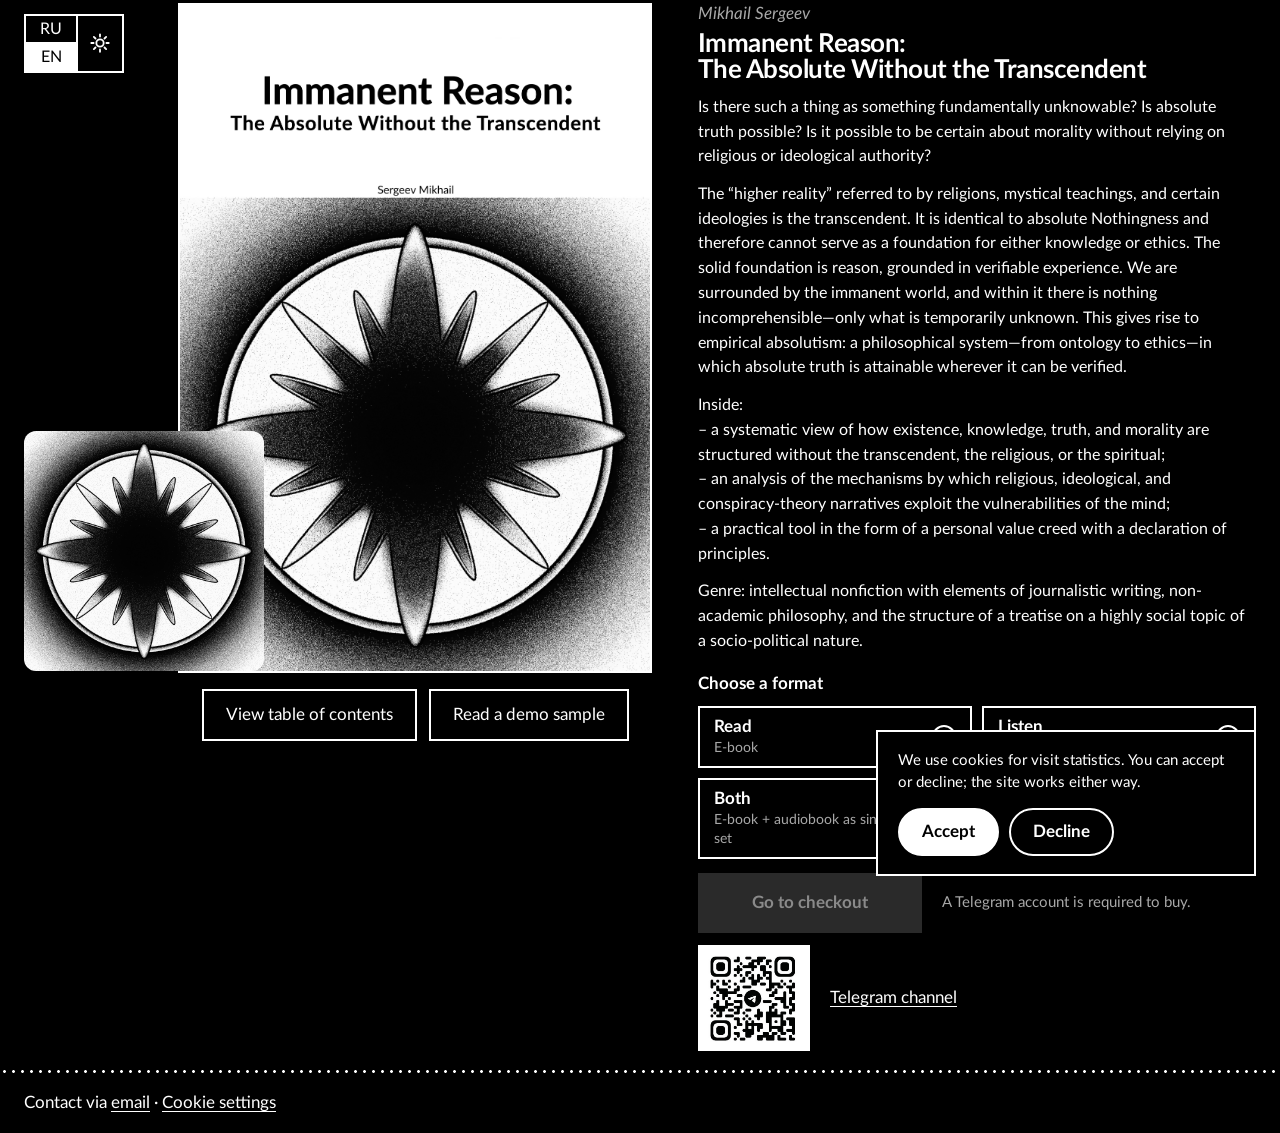
<file: en/index.html>
<!DOCTYPE html>
<html lang="en">
<head>
<meta charset="utf-8">
<meta name="viewport" content="width=device-width, initial-scale=1">
<script>try{if(localStorage.getItem("theme")==="light")document.documentElement.setAttribute("data-theme","light")}catch(e){}</script>
<script>window.dataLayer=window.dataLayer||[];function gtag(){dataLayer.push(arguments)}gtag("consent","default",{ad_storage:"denied",ad_user_data:"denied",ad_personalization:"denied",analytics_storage:"denied",wait_for_update:500});try{if(localStorage.getItem("cookie-consent")==="granted")gtag("consent","update",{analytics_storage:"granted"})}catch(e){}</script>
<!-- Google Tag Manager -->
<script>(function(w,d,s,l,i){w[l]=w[l]||[];w[l].push({'gtm.start':
new Date().getTime(),event:'gtm.js'});var f=d.getElementsByTagName(s)[0],
j=d.createElement(s),dl=l!='dataLayer'?'&l='+l:'';j.async=true;j.src=
'https://www.googletagmanager.com/gtm.js?id='+i+dl;f.parentNode.insertBefore(j,f);
})(window,document,'script','dataLayer','GTM-NVMM97PM');</script>
<!-- End Google Tag Manager -->
<meta name="google-site-verification" content="ZVPYeabHMF1izkVcOJiwMl5HogajHnooVywPi7a2qLU" />
<title>Immanent Reason: The Absolute Without the Transcendent — book and audiobook</title>
<meta name="description" content="“Immanent Reason: The Absolute Without the Transcendent” — a philosophical system that restores the absoluteness of truth and ethics to a world without the transcendent. E-book, audiobook and a free sample.">
<meta name="author" content="Mikhail Sergeev">
<meta name="robots" content="index, follow, max-image-preview:large">
<meta name="theme-color" content="#000000">
<link rel="canonical" href="https://4b5-1n7.github.io/book/en/">
<link rel="alternate" hreflang="ru" href="https://4b5-1n7.github.io/book/">
<link rel="alternate" hreflang="en" href="https://4b5-1n7.github.io/book/en/">
<link rel="alternate" hreflang="x-default" href="https://4b5-1n7.github.io/book/">
<!-- Яндекс Вебмастер: раскомментируйте и вставьте свой код:
<meta name="yandex-verification" content="КОД_ЯНДЕКС">
-->
<meta property="og:type" content="website">
<meta property="og:title" content="Immanent Reason: The Absolute Without the Transcendent — book and audiobook">
<meta property="og:description" content="“Immanent Reason: The Absolute Without the Transcendent” — a philosophical system that restores the absoluteness of truth and ethics to a world without the transcendent. E-book, audiobook and a free sample.">
<meta property="og:url" content="https://4b5-1n7.github.io/book/en/">
<meta property="og:image" content="https://4b5-1n7.github.io/book/og-en.jpg">
<meta property="og:image:width" content="1200">
<meta property="og:image:height" content="630">
<meta property="og:image:alt" content="Cover of the book “Immanent Reason: The Absolute Without the Transcendent”">
<meta property="og:locale" content="en_US">
<meta property="og:locale:alternate" content="ru_RU">
<meta name="twitter:card" content="summary_large_image">
<meta name="twitter:title" content="Immanent Reason: The Absolute Without the Transcendent — book and audiobook">
<meta name="twitter:description" content="“Immanent Reason: The Absolute Without the Transcendent” — a philosophical system that restores the absoluteness of truth and ethics to a world without the transcendent. E-book, audiobook and a free sample.">
<meta name="twitter:image" content="https://4b5-1n7.github.io/book/og-en.jpg">
<link rel="icon" href="../favicon.ico" sizes="any">
<link rel="icon" type="image/png" sizes="32x32" href="../favicon-32.png">
<link rel="icon" type="image/png" sizes="192x192" href="../favicon-192.png">
<link rel="apple-touch-icon" href="../apple-touch-icon.png">
<link rel="manifest" href="../site.webmanifest">
<link rel="stylesheet" href="../style.css">
<script type="application/ld+json">{"@context": "https://schema.org", "@graph": [{"@type": "WebSite", "@id": "https://4b5-1n7.github.io/book/#website", "url": "https://4b5-1n7.github.io/book/", "name": "Immanent Reason: The Absolute Without the Transcendent", "inLanguage": "en"}, {"@type": "Person", "@id": "https://4b5-1n7.github.io/book/#author", "name": "Mikhail Sergeev", "sameAs": ["https://t.me/ABSolute_INTelligence"]}, {"@type": "Book", "@id": "https://4b5-1n7.github.io/book/en/#book", "url": "https://4b5-1n7.github.io/book/en/", "name": "Immanent Reason: The Absolute Without the Transcendent", "author": {"@id": "https://4b5-1n7.github.io/book/#author"}, "inLanguage": "en", "description": "“Immanent Reason: The Absolute Without the Transcendent” — a philosophical system that restores the absoluteness of truth and ethics to a world without the transcendent. E-book, audiobook and a free sample.", "image": "https://4b5-1n7.github.io/book/cover-audio.jpg", "workExample": [{"@type": "Book", "bookFormat": "https://schema.org/EBook", "name": "Immanent Reason: The Absolute Without the Transcendent (E-book)", "inLanguage": "en", "author": {"@id": "https://4b5-1n7.github.io/book/#author"}}, {"@type": "Book", "bookFormat": "https://schema.org/AudiobookFormat", "name": "Immanent Reason: The Absolute Without the Transcendent (Audiobook)", "inLanguage": "en", "author": {"@id": "https://4b5-1n7.github.io/book/#author"}}]}]}</script>
</head>
<body>
<!-- Google Tag Manager (noscript) -->
<noscript><iframe src="https://www.googletagmanager.com/ns.html?id=GTM-NVMM97PM"
height="0" width="0" style="display:none;visibility:hidden"></iframe></noscript>
<!-- End Google Tag Manager (noscript) -->
<header><nav class="lang" aria-label="Language"><a href="../" hreflang="ru" lang="ru">RU</a><a href="./" hreflang="en" lang="en" aria-current="page">EN</a></nav><button class="theme" id="theme" type="button" data-to-light="Switch to light theme" data-to-dark="Switch to dark theme" aria-label="Switch to light theme" title="Switch to light theme"><svg class="sun" viewBox="0 0 24 24" fill="none" stroke="currentColor" stroke-width="2" stroke-linecap="round" aria-hidden="true"><circle cx="12" cy="12" r="4"/><path d="M12 2.5v2.5M12 19v2.5M2.5 12H5M19 12h2.5M5.3 5.3l1.8 1.8M16.9 16.9l1.8 1.8M5.3 18.7l1.8-1.8M16.9 7.1l1.8-1.8"/></svg><svg class="moon" viewBox="0 0 24 24" fill="currentColor" aria-hidden="true"><path d="M21 12.79A9 9 0 1 1 11.21 3 7 7 0 0 0 21 12.79z"/></svg></button></header>
<main>
<section class="hero">
  <div class="left">
    <div id="covers" data-plan="both">
      <img id="cAudio" src="../cover-audio.jpg" alt="Immanent Reason: The Absolute Without the Transcendent (Audiobook)">
      <img id="cEbook" src="../cover-ebook-en.jpg" alt="Immanent Reason: The Absolute Without the Transcendent (E-book)" fetchpriority="high" onerror="this.onerror=null;this.src='../cover-audio.jpg'">
    </div>
    <div class="peeks">
      <button class="peek" type="button" data-open="toc" aria-haspopup="dialog">View table of contents</button>
      <button class="peek" type="button" data-open="excerpt" aria-haspopup="dialog">Read a demo sample</button>
    </div>
  </div>
  <div class="right">
    <p class="author">Mikhail Sergeev</p>
    <h1>Immanent Reason:<br>The Absolute Without the Transcendent</h1>
    <div class="desc"><p>Is there such a thing as something fundamentally unknowable? Is absolute truth possible? Is it possible to be certain about morality without relying on religious or ideological authority?</p><p>The “higher reality” referred to by religions, mystical teachings, and certain ideologies is the transcendent. It is identical to absolute Nothingness and therefore cannot serve as a foundation for either knowledge or ethics. The solid foundation is reason, grounded in verifiable experience. We are surrounded by the immanent world, and within it there is nothing incomprehensible—only what is temporarily unknown. This gives rise to empirical absolutism: a philosophical system—from ontology to ethics—in which absolute truth is attainable wherever it can be verified.</p><p>Inside:<br>– a systematic view of how existence, knowledge, truth, and morality are structured without the transcendent, the religious, or the spiritual;<br> – an analysis of the mechanisms by which religious, ideological, and conspiracy-theory narratives exploit the vulnerabilities of the mind;<br>– a practical tool in the form of a personal value creed with a declaration of principles.</p><p>Genre: intellectual nonfiction with elements of journalistic writing, non-academic philosophy, and the structure of a treatise on a highly social topic of a socio-political nature.</p></div>
    <fieldset>
      <legend><h2>Choose a format</h2></legend>
      <label class="opt"><input type="checkbox" id="fRead"><span><b>Read</b><small>E-book</small></span></label>
      <label class="opt"><input type="checkbox" id="fListen"><span><b>Listen</b><small>Audiobook</small></span></label>
      <label class="opt"><input type="checkbox" id="fBoth"><span><b>Both</b><small>E-book + audiobook as single set</small></span></label>
      <div class="opt soon" aria-disabled="true"><span><b>Print edition</b><small>Coming soon</small></span></div>
    </fieldset>
    <div class="buyrow">
      <a class="buy" id="buy" target="_blank" rel="noopener nofollow" aria-disabled="true" data-read="https://web.tribute.tg/p/HSH" data-listen="https://web.tribute.tg/p/HSK" data-both="https://web.tribute.tg/p/HSM" title="A Telegram account is required to buy.">Go to checkout</a>
      <p class="tg">A Telegram account is required to buy.</p>
      <noscript><p class="tg"><a href="https://web.tribute.tg/p/HSH">Read</a> · <a href="https://web.tribute.tg/p/HSK">Listen</a> · <a href="https://web.tribute.tg/p/HSM">Both</a></p></noscript>
    </div>
    <div class="channel"><a class="qr" href="https://t.me/ABSolute_INTelligence" target="_blank" rel="noopener"><img src="../qr-ABSolute_INTelligence.jpg" alt="QR code of the Telegram channel" width="224" height="213" loading="lazy"></a><a href="https://t.me/ABSolute_INTelligence" target="_blank" rel="noopener">Telegram channel</a></div>
  </div>
</section>
<dialog id="excerpt" aria-labelledby="exTitle">
  <div class="dlg-head"><h2 id="exTitle">Sample from “Immanent Reason”</h2><button class="close" type="button">Close</button></div>
  <div class="dlg-body"><p class="note">Half of the introduction</p><div class="text">
<h3 class="ch">0. Introduction</h3>
<p>This introduction will examine the general methodology, philosophical concepts with varying degrees of flaw, the rationale for applying synthetic eclecticism, an analysis of dictatorial incentives to exploit the mind’s vulnerabilities, and the justification for the use of violence in a crisis situation.</p>
<p>The methodology of this work is eclectic in nature, as it combines analytical and continental methodologies, as well as rationalist and empirico-naturalistic epistemological strategies. The study employs operational methods (abstraction, idealization and conceptualization, interpretation, the contradiction test and performative contradiction methods, the critical method, and poststructuralist deconstruction), analytical procedures (conceptual analysis, decompositional analysis, and introspective analysis), logical-argumentative tools (deduction, induction, comparison, analysis, and synthesis), as well as auxiliary heuristic and modeling tools (visualization, transformation, combination, modeling, thought experiments, regulative doubt, and appeal to common sense).</p>
<p>To ensure a smooth immersion, let’s establish the basic coordinates. The immanent is that which is material and knowable, capable in one way or another of becoming sensory experience and empirical knowledge, as well as the inner content of existence as it is. The transcendent is not only that which lies beyond sensory experience but also beyond the single world and its nature; it is, in principle, unknowable, spiritual, mystical, and – for the purposes of this work – identical to Nothingness. Everything that is (exists) in the world is immanent, and that which is not in it (nothing) is transcendent. Given the abundance of terminology, it is best to consult several encyclopedic sources at once when necessary, including a philosophical encyclopedia, such as the “New encyclopedia of philosophy” [1]. The philosophical analysis in the book gives way to sharp journalistic writing, sometimes with elements of pathos. This creates a kind of contrasting, dynamic, sobering narrative that is both informative and interesting to read.</p>
<p>No one wants to be misled or deceived by another person, especially on purpose. The reason for this desire lies in a simple sense of responsibility. This responsibility, which every competent person possesses, is rationally understood and even intuitively grasped. This responsibility gives rise to human duality: responsibility toward one’s own “self” and toward everything “outside”. Responsibility toward oneself is characterized by an awareness of the necessity (or lack thereof) and a conscious choice (or refusal to make such a choice) regarding self-identity, morality, normative ethics, mental psychotherapy (to correct what lies within), axiological values, and one’s overall way of life, as well as one’s attitude toward everything that comes from the Outside. Responsibility toward one’s surroundings is more categorical and descriptive; there is practically no room in it for conscious, free choice. It boils down to an awareness of the inevitable consequences resulting from any actions that affect other people and society, nature and the environment, information, and objects. If one is mistaken in some aspect, one may draw incorrect conclusions, and sometimes, when the basis is incorrect information, error is inevitable. This may not be so serious when misconceptions concern matters of little importance, but they often strike at the very foundation of one’s identity. Frequently, misconceptions do not arise from imperfect thinking but are deliberately implanted into the human consciousness, which can undermine one’s mental state or cause harm to one’s surroundings.</p>
<p>Out of a desire to be as objective as possible – free from harmful external influences – and out of an awareness of one’s own responsibility, it is necessary to critically analyze and identify the shortcomings of certain popular philosophical concepts. This is especially true of those promoted in the mass consciousness by dictatorial ideologies, dogmatic religions, or simply the stance of an authoritarian individual. It is also important to identify narratives directed against free thought, which reject reflection and marginalize people holding principled positions – the very foundation upon which this work was written. Let us recall some of these concepts and examine their flaws, starting with the most relevant, practical, and useful ones and moving on to those that are utterly useless and even harmful to the human mind.</p>
<h4 class="ch">0.1. Antagonistic positions</h4>
<p>There are many concepts with varying degrees of obscurantism. The goal here is not to provide an overview of all of them, but rather to list the main ideas and highlight their benefits or harms. It makes the most sense to begin with more acceptable concepts, such as positivism, and gradually move toward the mystical and theological positions that are antagonistic to them. There are also concepts that are largely neutral, but we will not focus on them. It is necessary to examine positions that are questionable to one degree or another in order to better understand their tricks, avoid falling into their traps, and prevent ourselves from reaching a logical impasse with them.</p>
<p>Positivism is an approach popular among epistemologists, especially in situations where science is confronted with philosophical demands that lie outside its own domain. For example, when there are persistent calls to suspend scientific activity until an unresolved metaphysical question has been answered. In such a context, it is not surprising that many scientists lean toward a positivist view, regarding all metaphysics as meaningless. However, as a consistent philosophical position, positivism proves to be harmful or limited in many respects. First, metaphysics is not limited to a single school of thought, and there are many metaphysical concepts, some of which possess internal logic, are grounded in common sense, and represent a significant part of philosophy that seeks to answer many fundamental questions of the human mind. Second, the rejection of metaphysics often appears to be a kind of stopgap – a temporary evasion of the problem, a refusal to engage in meaningful reflection – which can be viewed as a form of intellectual escapism or even obscurantism. Third, by rejecting metaphysics, positivism fails to offer a fully-fledged alternative for understanding fundamental questions, such as that provided by metaphysical concepts [2].</p>
<p>A separate issue is the way positivism criticizes religion. This criticism is often formal or superficial; it does not seek constructive philosophical dialogue but is limited to pointing out logical inconsistencies. Such a position leads to a polarization of thought: two opposing camps emerge, one of which has no interest in seeking metaphysical concepts that would be objectively useful to humans both in understanding their own selves and in making sense of the external world.</p>
<p>Nevertheless, positivism is based on a number of fundamental tenets. It proceeds from the idea that truth is singular, objective, and verifiable. Truth can be revealed through testable methods that meet the criteria of scientific knowledge, and its highest form of expression is considered to be scientific consensus based on intersubjective empiricism. Positivism is, as a rule, empirically monistic and materialistic [3]. While the transcendent is meaningless to positivism, within the framework of this book it is <em>Non-Essential</em> – a point from which the first chapter will begin.</p>
<p><em>Non-essential</em> is understood as the antonym of “being”, just as Nothing is the opposite of Being. Strictly speaking, even positivists do not acknowledge the existence of absolute truth – on the contrary, they deny it as a metaphysical category. For them, truth is that which is confirmed by observation and experience in the present and may change with the emergence of new data.</p>
<p>The author’s position is in many ways similar to that of positivism, but with the important distinction that the author acknowledges the heuristic and conceptual usefulness of philosophical methods and metaphysical answers. In particular, positivism underestimates the significance of existentialist metaphysics, especially in the formation of the concept of the self. The latter is not a simple function determined solely by external deterministic and stochastic factors. On the contrary, each “self” is shaped by a multitude of factors, both conditioned and arbitrary, including intellectual acts of self-determination and reflection on rational choice. Thus, the subject is a complex structure endowed with free will, capable of self-identification and choice, which cannot be reduced to deterministic and stochastic preconditions.</p>
<p>It is precisely in the act of rational reflection and conscious choice that the true nature of subjective reality is revealed; it turns out to be both non-deterministic and non-stochastic. The processes of the mind cannot be reduced to either genetic predetermination or biochemical randomness. Moreover, the combined influence of these factors cannot fully encompass all possible scenarios of development due to sensitivity to initial conditions, even in deterministic systems. In existential metaphysics, the mind and the freedom of the subject acquire enduring ontological significance. Since determinism and indeterminism do not fully describe reality, some additional, intermediate concept is required.</p>
<p>Postmodernism is closely linked to the consequences of the so-called linguistic turn. It categorically rejects the existence of an objective natural reality, universal truth, and the universality of reason and logic. Moreover, postmodernism does not recognize any absolutes in a philosophical or worldview sense. This line of reasoning leads proponents of this movement to conclude that scientific knowledge and its worldview are no closer to the truth than beliefs based on supernatural or paranormal mysticism, including esotericism, witchcraft, shamanism, astrology, and other forms of irrational perception. Such relativism clearly runs counter to a sober and rational view of the world and, moreover, is capable of harming both the individual and society as a whole. Skepticism toward techno-optimism is indeed partially justified, especially regarding the pace of technological change and its uneven distribution. However, this does not mean that it is fundamentally impossible to improve the quality of human life and the social order through the sensible application of science and technology [4].</p>
<p>Postmodernists take an extremely negative view of metanarratives that marginalize alternative perspectives, opinions, and discourses, regarding them as tools in the service of totalitarianism. At the same time, paradoxically, some postmodernist movements promote ideas close to neo-Marxism, including their own universal claims. In practice, however, a rational-casuistic approach proves far more productive here. It proposes not evaluating narratives based on their affiliation with particular ideologies, but rather analyzing the presence or absence of systemic mechanisms for suppressing opinions and curbing pluralism and freedom of judgment. It is important that participants in the discourse strive for objective, accurate, and conscientious reflection, rather than rhetorical manipulation and trickery. Unlike positivism, postmodernism does not deny metaphysics – on the contrary, it accepts it as one of several possible discourses. In this regard, the tool of deconstruction, developed by Jacques Derrida, becomes an important contribution of postmodernist thought.</p>
<p>It is not surprising that this postmodernist approach is compared to relativism, which traces its roots back to the ancient Sophists and, in part, to skepticism, which also asserts that objective truth does not exist. Here, we observe a rejection of continuity in the development of knowledge and a shift in emphasis toward the subjective conditions of cognition. Any refinement or improvement of knowledge is interpreted as proof of its inherent falsity, which ultimately leads to secular agnosticism. Relativists seem to declare, “To each his own truth”, because all knowledge is deemed unreliable [5]. The absolutization of the casuistic approach, arbitrariness, and subjectivity ultimately leads to the victim being equated with the aggressor. Due to the blurring of a firm and absolute position, the guilty and the criminals disappear, and any decision by the legal system, a court, or an institutional body appears to be inherently unjust and erroneous. Such thinking not only fosters subjectivism but can also become an ideological foundation for justifying permissiveness, voluntarism, the cult of violence, the law of the strong, consequentialism, and Machiavellianism. Pseudo-mystics, relying on a postmodernist approach, present the problem of qualia as a mystery of panpsychism (polypsychism), deliberately deprived of a rational explanation. They resort to sophistical speculations based on an absurd, infinite metaregression. However, this problem can in fact be explained rationally – not as an ontological mystery, but as an epistemological complexity within the framework of ontological monistic physicalism and epistemologically anti-reductionist naturalism.</p>
<p>Another school of thought in the theory of knowledge, which stands in opposition to rationalism and shares certain characteristics with relativism, is sensualism. It holds that “There is nothing in the mind that is not in the senses”, and recognizes sensations, perceptions, and representations as the primary forms of reliable knowledge, since it is in them that all mental activity is concentrated and from which thought is derived [6]. Although the source of this knowledge is the objective external world, sensualism leans toward subjectivism, rejecting the possibility of knowing the world as such, and concludes that knowledge is holistic, arising from and transformed by the internal states of consciousness. Sensualism offers a useful interpretation, such as immaterialism: “To be is to be perceived”. The sensualist approach also better enables one to empathize – without intrusive projection. Thus, the emphasis is on the immanence of knowledge: it may be true, but sensations and experience alone do not guarantee its objectivity. When combined with radical skepticism, solipsism, and naive empiricism, sensualism can become the basis for an anti-scientific or anti-intellectual position [7]. This approach replaces reflection with dogmatic isolationism or cognitive nihilism: “Did you see it with your own eyes? No? I won’t believe it until I see it myself!”</p>
<p>Idealism is the first philosophical doctrine mentioned in this chapter – and the first explicitly designated by this term – that fully recognizes the Absolute as universal reason. At the same time, idealism actively employs the concept of the transcendent – the ideal spiritual principle, the supreme design, and the supreme reason. Idealism is a broad and multifaceted concept; it takes various forms, but for the purposes of this analysis, it will be considered in general terms, with an emphasis on religious idealism. Idealism tends to employ abstract, ephemeral, and speculative forms of expression, as these allow it to mask a lack of common sense behind philosophical window dressing. Idealists do not equate the Absolute with matter; on the contrary, they assert that matter is secondary to consciousness, spirit, and idea. Sometimes, in their view, material reality is merely a product of thought. Therefore, empirical knowledge of the sensually perceived material world is considered an unreliable source of knowledge: true reality, according to idealism, can be grasped only through inner contemplation. Georg Wilhelm Friedrich Hegel’s objective idealism, in which a supra-personal reason generates the entire world, and Immanuel Kant’s transcendental idealism differ primarily on the question of the attainability of absolute knowledge. According to Kant, absolute knowledge is unattainable because consciousness is capable of perceiving only phenomena, not the noumenon itself [8–9]. For Hegel, however, absolute knowledge is achieved through the movement of the spirit and the dialectic of contradictions. An obsession with an idea and the pursuit of its realization can form the basis for consequentialism, and when combined with relativism, can turn into Machiavellianism, in which a subjectively ideal goal becomes a cult, and the sacrifices made along the way – human lives, freedom, prudence, and any other harm – cease to matter. Furthermore, idealism can lead a person to develop an overvalued fixation, which sometimes escalates into paranoid or schizoid personality disorders, and in more severe cases, into a psychopathological state characteristic of schizophrenia and affective psychoses.</p>
<p>Absolute (hard) determinism is a concept according to which everything – including human actions, thoughts, and decisions – is predetermined by preceding causes and the laws of nature. Within this theory, free will is deemed impossible, since any human decision is merely a consequence of preceding factors, rather than the result of a genuinely free choice. This approach immediately gives rise to dangerous consequences: the rejection of one’s own subjectivity, the loss of motivation for moral choice, fanatical fatalism, the disappearance of a sense of responsibility, as well as a tendency to perceive reality as a matrix – a predetermined system for which not humans, but some higher creator is responsible. Devaluing personal experiences of freedom of action and experience by declaring them illusory and reducing them to blind causality with no room for free will leads to reductionism and the disregard of subjective reality. The denial of moral responsibility undermines the mechanisms of morality, the foundations of law, and social justice. Meanwhile, a person’s ability to model alternative future scenarios, predict consequences, and consciously choose a preferred option followed by reflection presupposes the existence of a significant degree of freedom. Modern science confirms that, in addition to deterministic factors, there is also a stochastic component, as the position of indeterminism asserts [10]. According to chaos theory, even when initial conditions are known, predicting an exact outcome becomes impossible; therefore, the question of free will cannot be resolved unambiguously. Various scenarios are possible, including those resulting from stochastic processes. The sum of deterministic factors (physiology, heredity, social environment, brain structure, external causal relationships) and stochastic factors (quantum fluctuations, biochemical reactions, neural activity, noise in systems) does not fully account for the entirety of observable reality. In the living world, there is always room for probabilistically grounded rational behavior in response to a stimulus – whether behavioral, semantic, personal, or cognitive. It is precisely here that the possibility of choice is realized – that is, the manifestation of free will. Reality allows for a multiplicity of outcomes and therefore corresponds not to strict determinism but to the concept of <em>interdeterministic</em> compatibilist freedom, as discussed in more detail at the end of Chapter 3.</p>
<p>Absurdism, nihilism, and their combinations assert that the world is devoid of any inherent, absolute meaning. They reject not only the divine essence but also morality, progress, universal values, ideals, and norms. These worldviews emphasize a sense of emptiness and the inner conflict between the search for meaning and its absence. Reactions to such a radical rejection vary. They range from accepting the absurd and living in defiance of it to passive apathy, indifference, and self-destruction. However, absurdism and nihilism interpret morality and the value of life differently: in absurdism, life can retain value in and of itself – as an act of resistance and an affirmation of freedom; in nihilism, on the other hand, morality is completely rejected, and life, like everything else, loses all meaning and significance [11].</p>
<p>From this perspective, mixed to some extent with existentialism, we can characterize yet another harmful trend – anarcho-nihilism, or chaotic anarchism. It rejects any external authority – whether state, religious, economic, or moral – and denies the very notion of being subject to it. The idea of the collective is viewed here as a violation of the individual, and free will, according to this logic, can manifest only in conditions of chaos – a system without order – which, in the opinion of proponents of this approach, corresponds to the true nature of existence [12]. Such thinking, of course, also rejects universal and absolute norms: any notions of good and evil are declared to be merely constructs imposed by authority. Here, a close affinity with postmodernism is evident. The existential approach, in turn, focuses on the formation of individual values based on personal experience, intuition, and a sense of freedom, while recognizing their conventionality, emptiness, and transitory nature, with priority given to the act of action – will, impulse, and deed. Thus, existentialism can be reconciled with free will and without determinism, chaotic anarchism, or nihilism.</p>
<p>The priority of pleasure and the utilitarian avoidance of suffering in every possible way is the key teleological principle of hedonistic egocentrism. This principle is shared, in a somewhat different form, by a parallel philosophical position – eudemonism – in which pleasure is an integral part of happiness rather than an end in itself [13]. Despite its useful orientation toward autonomous ethics, hedonistic egocentrism typically rejects both absolute and universal morality. Reducing everything to subjective comfort and the idea of each individual’s uniqueness leads to a contradiction, for example, with the legal system, where individuals are equal and their interpretations are subject to dispute. The very fact of a crime presupposes the existence of a “proper” – correct – behavior that is universal and binding on everyone without exception, rather than one uniquely defined by the subject’s desires. The criminal’s motives may be taken into account, but they generally do not justify the act objectively committed. Other useful, though not sacrosanct, values of egoistic hedonism include freedom of being, love, nature, aesthetics, and beauty. These values are simultaneously subjective, intersubjective, and utilitarian, and ignoring this multi-layered nature is a mistake of hedonistic egocentrism. Without proper rationalism, such an ethical stance easily descends into the chaos of unchecked desires: gluttony, addiction, greed, and consumerism [14].</p>
<p>The insinuation of solipsism is extremely close to subjective idealism. It is an infantile and syncretic position, burdened by egocentrism and elements of magical thinking. It is such a primitive and intuitively understandable concept that a person is capable of grasping it long before the development of speech and even before walking upright: for an infant, the disappearance of an object from view is equivalent to the disappearance of the object itself [15]. This is precisely why a child reacts with genuine surprise when an adult hides their face and then reappears (peek-a-boo). In a baby’s world, a person seems to disappear and reappear depending on whether the baby is directly observing them. Solipsism cultivates in a person a sense of exclusivity and the illusion of superiority over everything around them. This mindset is capable of giving rise to all manner of philosophical deviations: from postmodernism to sensualism, from relativistic morality to the assertion of the existence of absolute morality, from empiricism to mysticism, from atheistic existentialism to panpsychism (polypsychism) and theology, even to the simulation hypothesis. However, one thing remains constant: solipsism never leads to materialism, externalism, universal morality, or the recognition of objective or absolute truth.</p>
<p>In the dichotomy between the acceptability of the means and the end itself, utilitarian consequentialism gives priority to the result (the consequence). This position justifies the pursuit of even the most lofty, idealistic, sacred, or universal goals through means that degrade human dignity, cruelty, and violence. This is particularly evident in absurd thought experiments such as the ticking-bomb scenario, where torture and violence are presented as permissible in the name of the greater good. However, empirical studies on the effectiveness of such methods, including the use of torture, point to their ineffectiveness both in terms of obtaining reliable information and in terms of moral appropriateness [16]. Moreover, evil, when presented as rationally necessary, easily becomes a contagious justification capable of dehumanizing the victim and absolving the perpetrator of responsibility. Consequentialism in this form is a moral trap, where the means gradually blur all boundaries, becoming an end in themselves. One of the counterpoints to consequentialism is virtue ethics, which focuses not on the outcome but on the moral character of the agent. It is based on intrinsic motivation, altruism, compassion, and philanthropy. But even this system is vulnerable: it can be exploited by unprincipled opportunists or careerists who feign virtue to achieve their own ends. Deontology represents the optimal compromise between these extremes. It focuses on the act itself as the object of moral evaluation, regardless of the outcome, guided by the Golden Rule or the Categorical Imperative, and is capable of being reconciled with utilitarian or pragmatic views. This is the ethics of duty, enshrined in the Kantian principle: act in such a way that the maxim of your will could become a universal law of nature. It is based on free will, personal responsibility, and universal norms. It is deontology that is capable of encompassing all elements of a moral act – intention, behavior, and consequence – as a unified system. Judicial practice is grounded in deontological principles: in cases of unintentional harm, the absence of malicious intent is recognized and taken into account. Here, the ethical assessment of behavior considers not only the outcome but also the motivation. Consequently, it is precisely the deontological approach that can serve as a sustainable formula for justice without undermining any element of the moral act.</p>
<p>The structural counterpart of utilitarian consequentialism in practice is Machiavellianism, an ideology that justifies the retention and expansion of power at any cost. It thrives on cynicism, deceit, treachery, the cult of brute force, and contempt for morality. Anything that strengthens power is permitted, and anything that stands in the way must be eliminated. Machiavellianism demands submission, seeks to suppress the will of others, and views morality as a weakness that can be exploited but not upheld. The rationalism characteristic of Machiavellianism easily gives way to voluntarism if the goal so requires. Machiavelli criticized the papacy and was not overly religious, while remaining a proponent of patriotic views [17]. The chaos, anarchy, and amorality of his political realism were caused by the collapse of traditional and archaic foundations during the Renaissance and the Reformation, as well as by the loss of a firm foundation in the form of traditional morality. Idealism is not entirely rejected in such a system – it is subordinated to the task of manipulation, serving as a tool of political engineering, ideological indoctrination, and mass control. Sacred images, the ideas of sacrifice, and the greater good are transformed into a façade, convenient for exploiting citizens’ trust and vulnerability for the sake of more efficient governance. Utilitarian consequentialism, in turn, permits self-sacrifice as an acceptable means to an end. Machiavellianism goes further; it does not merely justify sacrifices but demands them. It elevates the willingness to sacrifice oneself to a virtue, but exclusively in the context of loyalty to a ruler or an ideology. The history of the 20th century provides numerous examples of how the political practice of Machiavellianism, in alliance with utilitarian consequentialism and nationalism, built totalitarian regimes. The exploitation of national myths, discrimination, and the “besieged fortress” syndrome became a convenient tool for rallying the population around a leader, militarizing public consciousness, justifying repression and terror, and unleashing and waging aggressive, expansionist wars. Such political alchemy blurs the line between good and evil and imposes on society the image of the enemy as a metaphysical, transcendent threat.</p>
<p>Historian, political scientist, and sociologist Michael Mann rightly points to transcendence as a defining feature of fascism: as a “third way” ideology, it is designed to take people beyond the bounds of ordinary experience, replacing it with myth, passion, and a pseudo-sacred mission [18].</p>
<p>Total indoctrination and absolute dogmatization through artificially imposed ideologemes and postulates – often accompanied by the denial of human agency – are among the most effective tools for influencing the authoritarian personality. It becomes particularly effective when combined with patriotic rhetoric, conformism, collaborationism, traditionalism, and authoritarian attitudes – or a combination of these elements. In an environment marked by fear, instability, and propaganda pressure, susceptibility to such influence increases rapidly. Different studies vary in their estimates of the proportion of people with a pronounced authoritarian personality type. One thing is indisputable: this is a statistically significant group even in an open and free society [19]. A dictatorship, especially in a closed, traditionalist community, seeks to expand its support base by producing such individuals who are inclined to submit to the leader’s dictates, rituals, traditions, and prevailing social norms. For the rest, conditions are created under which the fascistization of the individual becomes the path of least resistance – a personal shift or a less noticeable drift along the fascism scale (F-scale) [20]. Under these conditions, the individual gradually adopts authoritarian beliefs: the aforementioned consequentialism, condoning violence, justifying aggression, accepting destructiveness, and viewing the display of force as acceptable. Prejudice grows; stereotypes, superstitions, and omens take root; and firm, harsh rule, destructiveness, and preoccupation with power reinforce machismo and homophobia. The phenomenon of anti-interoception – the ignoring of bodily signals and the suppression of inner sensitivity – becomes characteristic. This is accompanied by the effect of false consensus and its projection, in which one’s own prejudices, attitudes, thoughts, character, fears, and other feelings are transferred onto others and mistaken for their motives, intentions, mode of cognition, level of reflection, and even the style of intuitive understanding of the interlocutor [21]. This way of perceiving the world converges with solipsism – a form of absolute subjectivism and subjective idealism – as well as with specific forms of sensualism and postmodern relativism. The effects of false consensus and the fallacy of the straw man often arise here not as deliberate manipulative tactics, but as a sincere yet erroneous extension of the subjective logic of an authoritarian personality. An authoritarian personality is often simply incapable of recognizing any way of thinking other than their own and therefore automatically projects onto others their own blind submission to an external will that holds power or authority over them. Such an infected person offers no resistance and surrenders without a fight, after which they embody the master’s will and parasitic values. They are a victim turned into an executor. This victim is very harmful to people, and their role is never voluntary, because they are infected unconsciously, much like a viral infection (of a living organism or a computer). A healthy external savior can pull someone stuck in the quagmire of this swamp out by suggesting what to rely on to crawl out, avoid drowning, and prevent those nearby from drowning as well. But the one under a spell will try with all his might to fend off his own salvation, for he can no longer distinguish between what is his own and what has been imposed on him; he does not think but repeats, does not argue but defends himself. He refuses dialogue, asks no questions, preferring to speculate on behalf of his interlocutor, since it is easier to make things up than to talk, ask questions, and sort things out, to reflect and understand. He perceives every argument not as an invitation to reflection, but as a threat to stability. A conversation with an authoritarian personality turns into an evasion of the essence, a shift of attention from the logic of the whole to trivial details that lend themselves to attacks. Another distinctive trait of a deliberately confusing person is that in dialogue, they cannot make a definitive statement, and they always perceive a reference to or quotation of their own remark as incomplete, incorrect, or false. Exploring the topic of the conversation is then perceived as undesirable and uninteresting – the focus shifts from logic and the overall topic to a specific statement. This effect should not be confused with another tactic of shifting the blame known as “whataboutism”. Such individuals tend to deny the agency and self-identity of others. They are incapable of recognizing their conversation partner as an equal and a thinking being, because they themselves have renounced conscious thought. They are infected with parasitic beliefs imposed by those in power – beliefs that serve the interests of a master or a Machiavellian figure – which actually contradict their own human values. Such people can be called confused, bewitched, or deluded; or they can be called zombies or mankurts.</p>
<p>…He never even considered running away. For any slave owner, the worst possible scenario is a slave revolt. Every slave is a potential rebel. Mankurt was a one-of-a-kind exception – the impulses toward rebellion and disobedience were fundamentally alien to him. He knew nothing of such passions. And so there was no need to watch over him, to keep guards on him, and certainly no reason to suspect him of secret plots. Mankurt, like a dog, recognized only his masters. He did not interact with others. All his thoughts revolved around satisfying his hunger. He knew no other concerns. Yet he carried out the tasks entrusted to him blindly, diligently, and unwaveringly…</p>
<p class="attr"><em>– Chingiz Aitmatov. “And the Day Lasts Longer Than a Century”, 1980.</em></p>
<p>According to Chingiz Aitmatov’s novel “A Day Lasts Longer Than a Century”, the image of the mankurt is a metaphor for a person deprived of memory, connections, kinship, values, and free will. He is a slave-like creature, completely subservient to his master and remembering nothing of the past or of kinship – that is, a person without his own ideas, without his own convictions, and without any concept of good and evil [22]. Such is the ultimate result of ideal authoritarian influence. After all, it was precisely the rejection of all forms of kinship – including genealogical ties – that was cultivated among the population during the Soviet Red Terror, amid repressions under articles concerning treason against the motherland, espionage, counterrevolutionary or antisoviet activities, and other charges against so-called enemies of the people. It was asserted that kinship ties are unquestionably based on absolute trust and mutual information-sharing, particularly in political and personal terms, and the phenomenon of forgetting one’s kinship manifested itself quite literally. A “Mankurt” is not merely an ideal executor; it is a person who has lost the capacity for inner resistance. He has no views of his own and no independent stance, because he has forgotten how to form them based on his own life values and conscious, constructive reflection. He is loyal, conformist, safe, and subjugated to his master. It is precisely such people who are alien to any impulse toward resistance, struggle, protest, rebellion, or disobedience; they fear crowds and organization. The ideal slave is not interested in public, civic, or social life; he is indifferent to his fellow man. He is concerned only with his own belly of consumerism – the satisfaction of everyday or basic needs. All of this leads only to an extreme degree of exploitation and oppression by his master, to whose delight they voluntarily surrender – which, to some extent, serves as an allegory for the present day.</p>
<blockquote>
<p><em>Those</em> who are willing to sacrifice essential liberty for the sake of temporary safety deserve neither liberty nor safety.</p>
</blockquote>
<p class="attr"><em>Benjamin Franklin – in the widely known wording of a 1755 letter,<br />
written on behalf of the Pennsylvania Assembly to the governor</em></p>
<p>The development in a person not only of authoritarian traits but also of characteristics of the so-called “dark triad” – Machiavellianism, narcissism, and psychopathy (and, in the case of the “dark tetrad”, sadism as well) – directly serves the interests of those in power over them. Although these dark aspects are present to one degree or another in every person, a dictatorship – rather than suppressing and neutralizing their manifestations – on the contrary, massively, implicitly, and indirectly encourages their development and entrenchment in every individual. This is achieved through cultural codes, propaganda, behavioral models, and social norms, shaping a subject who is convenient, predictable, obedient, and easily controlled by the regime. The ruling dictator, possessing a pronounced Machiavellian trait, acts in full accordance with utilitarian consequentialism (radical agent-relative consequentialism), where the end justifies the means [23]. However, even from the standpoint of consequentialism itself, such an antisocial strategy cannot be considered moral: the harm universally inflicted on society, the destruction of trust, the increase in suffering, and the overall decline in well-being render the ultimate goal flawed, no matter how objective or legitimate it may be [24]. In any case, the strategies of authoritarianism run counter to the public good and basic moral norms; they cannot be justified even from a utilitarian standpoint. The destructive effect is inevitable both as a result of achieving any goal and in the process of its expedient implementation. Power based on the cultivation of evil and ignorance is incapable of bringing about good and progress – it merely spreads suffering and entrenches it within the system.</p>
<p>Dialectical logic, which operates with vague and fluid concepts, often takes on the character of a sophism that asserts that contradictions are the driving force of development. This development is supposed to be purposeful and leading to a higher state, essentially achieved by resolving the contradictions between the thesis and the antithesis through synthesis. However, such a claim is nothing more than a metaphysical dogma based on an unquestionable assumption and magical thinking. Within a scientific framework, such an unverifiable construct possesses neither falsifiability, nor verifiability, nor predictive power, nor scientific value [25]. Nevertheless, the limited application of such logic is permissible in situations where a system is formed from initial data that partially or completely contradict one another and are in a state of logical conflict, where they ignore or mutually exclude one another. In such cases, when each of the contradictory parts appears to be equally plausible, it is necessary to examine each of them. However, the key point remains that none of the claims is required to be true – each may turn out to be false. This approach is particularly favored in demagoguery and propaganda, where the goal is not to convey reliable information backed by verifiable data, but to create a sense of absolute uncertainty and chaos in the listener. Instead of a single falsifiable claim, the listener is bombarded with a deluge of interpretations, speculations, unanswered questions, unprovable hypotheses, conspiracy theories, and implausible scenarios.</p>
<p>Obscurantism can manifest itself in various forms: intellectual laziness, deliberate isolation from argumentation, and pseudo-discussion accompanied by the disregard, devaluation, and inconsistency of intermediate logical results (checkpoints). Another form may be epistemic deafness, which precludes the acceptance of logical arguments and explanations. It may be combined with obscurantism, seasoned with elements of egocentrism, solipsism, relativism, postmodernism, and subjective idealism or subjectivism – a worldview in which a person arbitrarily defines the criteria for what constitutes an “other’s” or “unacceptable” experience, shielding themselves from it with an emotional reaction rather than rational analysis. It can also manifest as naive empiricism, casuistic or selective skepticism, cognitive isolationism, and everyday agnosticism. The roots of such attitudes may stem from conformism, an acutely sensitive perception of public opinion, an imaginary and obsessive concern with others’ judgments (about oneself), and a desire for external approval – including due to narcissistic vulnerability, dependence on affiliation, and the subordination of the individual to society. Additionally, their spread may be facilitated by an anti-scientific stance, the artificial creation and maintenance of an information bubble, social polarization, the absence of a culture of debate and an acceptable level of discussion; and their intensification – by conspiracy theories and magical thinking, anti-intellectual preferences, the phenomenon of the spiral of silence and groupthink, including the so-called Abilene paradox.</p>
<p>Hottentot morality, based on double standards and hypocrisy, and heteronomous ethics appear at first glance to be disparate phenomena. In practice, however, the Machiavellian uses them together as tools of manipulation [26]. Hottentot morality serves as a justification for xenophobia and belligerence: “Let my hut burn down, as long as my neighbor’s cow dies”; “It doesn’t matter that mine died – what’s bad is that my neighbor’s is still alive”; “Let my cow die, as long as my neighbor’s two die”; “It’s good to steal a cow from a stranger, but under no circumstances from one’s own – that’s evil”. These attitudes illustrate moral relativism and the primitive logic of “friend-foe”, “us versus them”, which leaves no room for universal moral principles. A person who adheres to heteronomous ethics follows a morality imposed from the outside. In a cynical society dominated by double standards, they unwittingly absorb this narrative, adopting social norms as their own morality. Their behavior becomes opportunistic, dependent on the external environment, much like a weather vane adjusting to the winds of circumstance. Heteronomous morality does not involve rational reflection or a critical approach, but rather repeatedly echoes the propaganda agenda transmitted from the outside, eventually cementing it in the mind as the norm. In an environment dominated by Newspeak – shaped simultaneously by coercion from those in power and by society’s passive, complacent acquiescence – direct expression becomes impossible. Communication is forced to take on an allegorical form, akin to Aesopian language, which slows down and complicates the transmission of meaning, reducing its quality, effectiveness, constructiveness, and clarity. The cynicism of doublethink allows a person to put on and take off an imaginary moral mask, hiding beneath it their true attitude toward both themselves and others. This pretense and facade, imposed by conformist norms constructed by the authorities, reinforces moral relativism and makes the individual vulnerable to external influence. Avoiding this duality and vulnerability is possible only through adherence to an autonomous ethic – an ethic based on universal, absolute, and consistent moral principles. Such a moral code is open to criticism, rational reflection, and joint discussion – including in public debate – and is oriented toward both internal value convictions and the common good.</p>
<p>Transcendental holism asserts that it is impossible to know an object in its entirety: neither the sum of its parts nor an analysis of its components will bring one closer to the absolute truth, which is supposedly embedded in an inaccessible transcendental design. The very demand to know the transcendent renders any claim to objective knowledge untenable by definition. According to this approach, truth does not exist in the accessible aspects of being, but only in an indivisible, holistic continuum that can only be intuitively grasped but cannot be logically or empirically verified [27]. It follows that any analytical approach is supposedly doomed to be false, and knowledge gained through decomposition into elements is declared to be inherently erroneous. Moreover, in this paradigm, the subject is not merely an observer but a part of the whole or a creation in the image and likeness of God; thus, the subject is also not subject to objective criticism as an independent researcher. A similar movement, opposed to empiricism, is religious transcendentalism, which proclaims the possibility of genuine knowledge exclusively through divine revelation, spiritual faith, and theology. In such a system, morality is prescribed by divine law, and the church is its earthly expression and sole objective interpreter. The individual’s free will is reduced to a primitive binary choice: either salvation through righteous submission or the fall into sin through any deviation. Theology prefers to mimic scientific doctrine, masquerading as objective knowledge – hence the absurd titles such as “Doctor of Theology”. However, this is merely an imitation and a fiction, whereas the true scientific discipline is the study of religion, a fairly narrow interdisciplinary field of science that is not equated with faith. The same applies to the philosophy of religion, which investigates religious phenomena rather than confirming dogmas. All theological disciplines, grouped under the umbrella term “theology”, are internal, self-contained church practices. Orthodox and official church theology rejects external criticism, avoids communication and discussion, and exists in a state of argumentative isolation. Such a refusal to engage in dialogue, critical thinking, and openness leads to archaism, primitive stagnation, obscurantism, savagery, and barbarism. This becomes particularly dangerous when the members of such organizations themselves cease to perceive one another as individuals: they do not argue, do not doubt, do not seek the truth, but merely repeat the same dogmas over and over. Eschatology – the doctrine of the end of the world, life after death, and the so-called last things – occupies a special place in theology. This set of myths is ideally suited to a dictatorship: it sweetly lulls the critical thinking of the people, indulges pride and vanity, and instills the illusion of being a chosen people. It is precisely here that ideologemes such as the “chosen people”, “God is with us”, the “messianic people”, the “victorious people”, the “holy land”, the “holy country”, the “holy war”, the “martyr’s sacrifice”, “righteous anger”, and so on arise. When necessary, eschatological consciousness easily transforms into ritualized propaganda of national superiority, the sacralization of violence, and self-denial. On an individual level, eschatology cultivates contempt for earthly life. It declares it unimportant, secondary, overrated, even illusory. What matters most is life in God and for God. This means that human happiness, quality of life, freedom, and development are not goals but obstacles. After all, the most terrifying thing for a person is spiritual death – or, to put it in secular terms, an atheistic life. Self-sacrifice, death for the sake of faith, and contempt for the physical and the worldly – these are the highest values. Herein lies an explosive mixture of exceptional grandeur and necrophilia in eschatology. It constitutes a cult of death and the dead, cloaked in the rhetoric of virtue.</p>
<p>Other transcendental doctrines follow the same line of thought. Creationism is based on a fanatical belief in the existence of a Creator and His plan. Gnosticism is based on the fundamentally possible gnosis – that is, a personal experience of knowing God – accessible to those who follow a spiritual path toward enlightenment. Related doctrines, such as fideism, openly reject rationality, logic, and empiricism, proclaiming faith to be the sole source of truth. Neo-vitalism also belongs to this category – the doctrine of a certain immaterial life force or spiritual energy that cannot be reduced to science. Neofinalism asserts that there is an original design in nature and life, and that a certain higher spiritual entity imbues them with meaning, purpose, and purposefulness. According to this idea, responsibility for everything that happens lies with this supreme mind, and humans must simply follow its will. Such a stance completely eliminates the autonomy of human will and morality, subordinating the individual to supposed instructions set forth from outside in a supreme revelation. Neofinalism embodies a teleological approach that excludes the element of chance and the probabilistic nature of processes. Like neovitalism, it opposes reductionism, but not in an epistemological sense (as the defense of a plurality of methods of cognition), but in an ontological one: Neofinalism does not so much explain reality as it adapts it to a predetermined intuitive model and rationalizes this intuition [28–32]. These concepts are closer to mystical holism than to scientific anti-reductionism. Their goal is not cognition, but rather the justification of a desired and intuitively accepted holistic worldview.</p>
<p>Apart from religious denominations, there are other transcendental movements. Spiritualism is the belief in the reality of the afterlife, the existence of a spiritual world, and the possibility of communicating with the spirits of the dead through mediums and séances. Mysticism asserts that knowledge of the Absolute, God, or the Universe is possible not through rational means, but through transrational or irrational experience, emotional union, personal fusion, or intuitive comprehension. This approach is based on emotions, intuition, and faith in the existence of absolute reality and absolute truth [33]. Esotericism is a body of implicit mysteries and teachings, hidden from the uninitiated common people and accessible only to the initiated – those who are supposedly capable of perceiving reality in a special way through psychospiritual practices. This includes occultism, alchemy, astrology, and various syncretic doctrines that claim to reveal certain hidden truths of the universe. Knowledge gained through esoteric experience is highly subjective and lacks verifiability, systematic structure, and scientific methodology. Therefore, esotericism is quite rightly considered a pseudoscience [34]. One might mistakenly take the main idea of this work to be a variant close to mysticism, since it also operates with absolute concepts. However, the fundamental difference lies in the following: most mystical traditions, without bothering with arguments, assert the fundamental comprehensibility of the transcendent, whereas this book explicitly acknowledges its Non-Essentiality and the impossibility of its cognition. Consequently, only two possibilities are admissible: either mysticism deals with the immanent, mistakenly calling it transcendent, or the thesis regarding the knowability of the transcendent is false.</p>
<p>The most mainstream transcendental movement today is panpsychism (polypsychism). This is the idea that all of nature is imbued with life. According to this view, matter possesses rudimentary consciousness, and consciousness as a whole is regarded as its fundamental property, supplemented by the concept of qualia [35]. Alongside this, pseudo-mystics are actively promoting their views: psychics, magicians, and other paranormal adherents of the non-physical spirit, pure being, or absolute consciousness, who claim that subjective experience exists outside of nature. However, they fail to explain exactly where this non-natural existence resides, how it functions, and why it cannot be verified under controlled experimental conditions. Neither of these goes beyond mere speculation, insinuations, and assertions that lack an experimental basis and cannot be tested in practice. However, there are also harmless philosophical, psychological, or religious concepts – such as pantheism, deism, pandeism, evolutionary creationism, escapism, and many others – that pose no threat to the mind.</p>
<p>So, having examined various philosophical schools of thought – from positivism to the body of ideas known as transcendentalism – we can summarize the essence of their opposition. Positivism completely rejects metaphysics, recognizing truth as singular, objective, and verifiable. Postmodernism, on the other hand, denies objectivity and the very idea of truth, declaring it a totalitarian tool of suppression, oppression, and lies that undermines pluralism. Relativism goes further, breaking truth down not merely into metanarratives and discourses, but into every personal and subjective perspective, devoid of universality. In its radical form, sensualism merges with cognitive nihilism and refuses to acknowledge any subjective experience other than its own. Idealism is of limited use, for example, in the pursuit of excellence and the trivial sense of perfectionism. However, despite preserving the concept of the absolute, it does not correlate the absolute with matter, asserting that reality is merely a product of thought. In doing so, it denies objective truth, even if it acknowledges the absolute. Idealism also preserves and promotes the transcendent. Determinism is well-suited for analyzing cause-and-effect relationships, logic, and the intuition associated with them, but it can undermine free will by pointing to its illusory nature, which leads to fatalism, diminishes personal responsibility, awareness, and the inclination toward reflection, and reinforces passivity, conformism, and reductionism. Absurdism and nihilism, along with their rejection of the transcendent and the absolute, also reject morality as well as the very idea of progress. Anarchism, similar in tone to these movements, allows for freedom only in a state of chaos, opposing compatibilism (the compatibility of determinism and freedom), which attempts to reconcile free will with causal necessity. Hedonistic egocentrism, in contrast to eudemonism, leads to numerous negative consequences for society due to its rejection of the equal rights of individuals and its disregard for levels of happiness outside the self. Solipsism denies the reality of anything outside the subjective self altogether. Utilitarian consequentialism may be effective and useful to a limited extent, but its tendency toward paradoxes and moral conflicts makes it vulnerable to instrumentalization within totalitarian regimes. In contrast, deontology is based on moral duties independent of consequences. Ideological indoctrination and the dictates of dogma create conditions under which the individual loses autonomy, drifts toward authoritarian thinking, and acquires and develops traits of the dark tetrad (Machiavellianism, narcissism, psychopathy, and sadism). All of this serves the interests of insidious and despicable ruling structures, rather than those of the individual or society. The dialectical approach operates with unfalsifiable transitions and allows for the substitution of formal-logical contradictions with dialectical ones. In essence, dialectics combines elements of sophistry and magical thinking, since it permits logical contradictions and a belief in an inevitable higher state achieved through synthesis. Obscurantism, due to the natural desire to conserve energy, condemns consciousness to isolation within a bubble of self-delusion, to a severance from knowledge and enlightenment, to a loss of connection with reality, and to regression and stagnation. Hottentot morality relies on hypocrisy and cynicism to maintain contact with reality, while heteronomous ethics shapes a submissive and obedient personality and discourages critical thinking – which is ideal for exploitation and control by the oppressor. Transcendental holism makes understanding fundamentally limited and the attainment of objective ultimate truth impossible, asserting that without access to the transcendent, knowledge of any part will always be incomplete. Its logic leads to a rejection of objective knowledge. Finally, other transcendental (spiritualism, mysticism, esotericism, panpsychism, polypsychism) and theological movements (eschatology, fideism, neovitalism, neofinalism) contradict rationalism most radically: instead of reasoning, they propose a dichotomy in the form of accepting or rejecting sacred, higher knowledge; free thought is suppressed; self-sacrifice is encouraged; and the cult itself takes on the characteristics of a zombie cult and a necrotic cult. All these practices and beliefs stand in direct contradiction to rationalism, the growth of self-awareness, and the affirmation of personal values, while simultaneously facilitating exploitation, manipulation, and control over consciousness so that oppressors can steer their subjects in the direction they desire.</p>
<p>After examining the shortcomings of harmful viewpoints, their tricks, and their overall inconsistency, we gain an understanding of how to safeguard our own concept as we develop it. In the next paragraph, we will explore why we should create a systematic composition of our worldview.</p>
<h4 class="ch">0.2. The necessity and distinctive features of synthetic eclecticism</h4>
<p>Science is fragmented into separate disciplines, although the boundaries between some subjects are blurred. Forming a holistic scientific worldview requires a comprehensive integration of all branches of knowledge. In a number of philosophical traditions, eclecticism is commonly regarded as a sign of decline or crisis in thought. At the same time, philosophy itself is divided into various schools of thought, among which ontology, epistemology, and ethics can be considered key. The formation of a coherent philosophical system from fragments also requires a paradigmatic composition and a comprehensive combination of ideas. Critics of eclecticism may confuse it with syncretism. Syncretism, like the syncretic thinking that constitutes it, combines disparate and contradictory positions without any interaction between them, and without principles, methodology, foundations, elaboration, or a holistic synthesis. Eclecticism, on the contrary, interactively and thoroughly combines positions, analyzes and eliminates contradictions, and creatively synthesizes from them a new, consistent set of principles. The discovery and confirmation of a theory of everything in physics will undoubtedly be regarded as an unprecedented step in the development of science. However, when it comes to progress in philosophy, a similar step – or even an attempt at one – is viewed by some in a strictly negative light. Opponents of progress and competition are capable of masquerading as one form of constructive discourse or another for the sake of sabotage and subversion in their own interests. Infantile syncretism is successfully distinguished from synthetic eclecticism. The formulation and presentation of synthetic eclecticism in this book are driven by several key reasons:</p>
<p class="num">1. The uniqueness of the proposed perspective;</p>
<p class="num">2. The organic integration of paradigms, free from their contradictions, as well as flaws, shortcomings, and vulnerabilities;</p>
<p class="num">3. Resisting the imposition of artificial, false values on free-thinking individuals who are nonetheless subject to dictatorial control, and helping them achieve liberation through rational self-awareness achieved by thinking.</p>
<p>A serious mistake is the demonstrative disregard for philosophy and metaphysics on the part of a significant portion of scholars and prominent scientific educators who consistently adhere to quasi-positivist views. This disregard often extends to religious topics as well: a refusal to pay attention to religious judgments and even to gain a superficial familiarity with the study of religion. Meanwhile, even a limited familiarity with religious beliefs, laws, and dogma can significantly broaden one’s understanding of the diversity of cognitive forms and epistemological strategies of knowledge. Furthermore, knowledge of religious norms allows one to recognize the hypocrisy of some of their adherents and, if necessary, remind them of how they present themselves to those around them. It also helps one better understand the sincere commitment of others whose behavior truly aligns with their professed beliefs.</p>
<p>Another serious mistake is the rejection of the concept of the absolute by a number of philosophical schools, particularly existentialism and physicalism. Postmetaphysics, for example, asserts that the absolute is unattainable and denies the very existence of absolute truths. This undermines the foundation for any kind of universal knowledge and makes it impossible to form a coherent picture of reality. Despite its originally religious and transcendent origins, the concept of the Absolute has, over time, been secularized and has gained significance in logic, mathematics, the natural sciences, and philosophy. It has become an acceptable and even necessary element of the theoretical framework for describing universals, ultimate categories, and epistemological reference points. To avoid confusion, the term “absolute” in the context of this work does not imply a meaning synonymous with the Absolute. The Absolute is a separate concept, identical to the highest spiritual essence (God). Capitalizing “Absolute” indicates the secularized, logical-mathematical meaning of the concept of the absolute.</p>
<p>Kant’s philosophy includes the idea of the absolute reason, which can be briefly formulated as the ability of reason, directed toward the unconditional, to comprehend things-in-themselves – that is, to form regulative ideas about them beyond the bounds of sensory experience, which guide cognition (without claiming constitutive knowledge of them), and to construct transcendental ideas as regulative principles (guiding reason toward the unconditional). The development of regulative principles in any system of knowledge, including philosophy, is impossible without systematic self-criticism, which is necessary for identifying inaccuracies, errors, and fallacies. The corresponding idea explored in this book, on the contrary, contrasts the absoluteness of truth, morality, knowledge, and reason with all transcendent concepts. The non-essential Nothing can be understood as absolute in the sense of the complete negation of being. Absoluteness is already embedded as a basic premise whenever Nothingness is mentioned; however, it is worth explicitly emphasizing this unconditional nature.</p>
<p>Instead of the Non-Essential manifestations of Nothingness – imposed through religious or authoritarian narratives by means of dogma and diktat – the reader will be invited to reflect on philosophical judgments, but only after first becoming aware of the very foundations that were previously used as arguments against the very act of reflection itself. Chapter Three will offer a comprehensive view of the forms of subjugation and enslavement of the human mind and the rational principle.</p>
<p>If, after examining the principles of a religious movement, it becomes clear that its followers – despite acknowledging that their morality is heteronomous – nevertheless voluntarily and subjectively accept this system of moral norms, this allows for a deeper understanding of their motivations, incentives, behavioral boundaries, and potential models for predicting their actions. In the event of a contradiction between their actions and the principles to which they themselves have agreed, an opportunity arises for reasoned criticism. Such criticism may lead either to a rejection of previously accepted moral norms – and, as a consequence, of membership in the religious movement – or to a revision of behavior toward compliance with those norms and the prevention of similar violations in the future. This is an underappreciated yet effective mechanism applicable both to the development of personal awareness of one’s own values and interests and to interpersonal communication, the fostering of tolerance and assertiveness, and the overcoming of polarization, apathy, and apolitical attitudes. Moreover, it can play an important role in the prevention of crime by fostering an awareness of personal responsibility for one’s own actions.</p>
<p>A similar mechanism could also be implemented in secular contexts, using a deontological approach to the public declaration of one’s own principles. Such a socio-ethical project could be implemented in the form of a deontological declaration reflecting an individual’s axiological creed. This declaration could serve as a tool for establishing a normative framework for the application of the principle of proportionality of punishment, including for the implementation of the maxim “No freedom for the enemies of freedom”. Thanks to this approach, it would become possible to legitimately impose restrictions and special measures on those who consider themselves superior to others, whose rights may be compromised, who condone the arbitrary use of force and unprovoked violence, declare unconditional privileges over others, and claim the right to biased law enforcement or exemption from universal legal equality without the impartial rule of law. The use of a deontological declaration would also make it possible to assess the validity and appropriateness of such restrictions and punishments: if a person permits a certain form of punishment or measure for others, they must first and foremost be prepared to apply it to themselves.</p>
<p>The philosophical deconstruction of the transcendent in this concept partly builds on the ideas of Friedrich Nietzsche while drawing on the principles of Popperian epistemology, positivism, and scientific skepticism [36–37]. The new approach is based on the ontological denial of errors as non-existent in immanent and objective reality. In this context, Nothingness is interpreted as an ontological synonym for falsehood, since any error is Non-Essential if it has not led to consequences in objective reality.</p>
<p>The uniqueness of this approach lies in its dismantling of the traditional ontological dichotomy between the immanent and the transcendent, while preserving the value of the immanent and of absolute concepts. The metaphysics that is rejected is the transcendent and all its derivatives (God, the soul, eschatology, etc.), since they are indistinguishable from the non-essential Nothing. At the same time, the usefulness of metaphysics is acknowledged at various levels: on the personal level – in the form of existentialism – and on the external level – as epistemological physicalism.</p>
<p>Without the creation of a powerful philosophical concept, the consistency, integrity, and comprehensiveness of an adequate worldview will always, to a greater or lesser extent, yield to obscurantist, marginal analogues. Thus, there is a persistent need to create a synthetic and eclectic concept that would honestly and consistently provide comprehensive answers to fundamental philosophical questions, while at the same time courageously, firmly, and uncompromisingly opposing those doctrines that are partially or entirely directed against its principles. This need becomes particularly pressing in the face of external, dictatorial pressure exerted through mythologized ideologemes grounded in a comprehensive philosophical paradigm.</p>
  </div></div>
</dialog>
<dialog id="toc" aria-labelledby="tocTitle">
  <div class="dlg-head"><h2 id="tocTitle">Table of contents of “Immanent Reason”</h2><button class="close" type="button">Close</button></div>
  <div class="dlg-body"><div class="text">
<h3 class="ch">CONTENT</h3>
<ul class="toc">
<li class="top"><span>Abstract</span><span>1</span></li>
<li class="top"><span>Disclaimer</span><span>2</span></li>
<li class="top"><span>Preface</span><span>3</span></li>
<li class="top"><span>0. Introduction</span><span>15</span></li>
<li class="sub"><span>0.1. Antagonistic positions</span><span>17</span></li>
<li class="sub"><span>0.2. The necessity and distinctive features of synthetic eclecticism</span><span>39</span></li>
<li class="sub"><span>0.3. The values of the oppressor and the exploitation of flaws in reason</span><span>43</span></li>
<li class="sub"><span>0.4. Can violence be the lesser of two evils?</span><span>48</span></li>
<li class="top"><span>1. The Non-essential transcendent as absolute nothingness</span><span>55</span></li>
<li class="sub"><span>1.1. Nothingness in ontology</span><span>56</span></li>
<li class="sub"><span>1.2. Absoluteness in essence</span><span>61</span></li>
<li class="sub"><span>1.3. Essentially non-existent</span><span>68</span></li>
<li class="sub"><span>1.4. Transcendence as such</span><span>71</span></li>
<li class="top"><span>2. The ontological structure of absolutely true knowledge of the immanent reality of the world of empirical absolutism</span><span>75</span></li>
<li class="sub"><span>2.1. Metamorphic transformation</span><span>77</span></li>
<li class="sub"><span>2.2. Conceptual levels</span><span>82</span></li>
<li class="sub"><span>2.3. Empirical absolutism</span><span>87</span></li>
<li class="sub"><span>2.4. The paradox of knowledge</span><span>101</span></li>
<li class="sub"><span>2.5. Absolute (a)morality</span><span>113</span></li>
<li class="sub"><span>2.6. A space for thought and creativity</span><span>121</span></li>
<li class="sub"><span>2.7. The prerogative and intention of the mind</span><span>132</span></li>
<li class="top"><span>3. The degradation and primitivization of rational existence as a consequence of the transcendent, in contrast to the metaphysics of existentialism</span><span>158</span></li>
<li class="sub"><span>3.1. The connection between theological and magical thinking</span><span>166</span></li>
<li class="sub"><span>3.2. The crimes of theism and the contradictions of religion</span><span>169</span></li>
<li class="sub"><span>3.3. Parasitism, primitivization, and the dissection of the mind</span><span>185</span></li>
<li class="sub"><span>3.4. Spirituality as shackles for the capable mind and its usefulness as a crutch for the weak and dysfunctional</span><span>194</span></li>
<li class="sub"><span>3.5. Totalitarianism and religiosity, spirituality and dictatorship</span><span>207</span></li>
<li class="sub"><span>3.6. Doctrines concerning mystical extraterrestrial life</span><span>241</span></li>
<li class="sub"><span>3.7. National philosophical culture</span><span>247</span></li>
<li class="sub"><span>3.8. The existential reason</span><span>252</span></li>
<li class="top"><span>4. The concept of a project to proclaim a moral and ethical code of an axiological creed as a step toward solving problems</span><span>271</span></li>
<li class="sub"><span>4.1. Calibrating moral action and the attributes of an absolute decision</span><span>275</span></li>
<li class="sub"><span>4.2. Temporal loans and investments in time capital</span><span>281</span></li>
<li class="sub"><span>4.3. A comparison of utilitarianism, pragmatism, and spiritual virtue</span><span>283</span></li>
<li class="sub"><span>4.4. Deontology as the foundation of a normative-ethical system</span><span>284</span></li>
<li class="sub"><span>4.5. Prerequisites, causes, and grounds for the manifestation of will and the implementation of a moral code</span><span>287</span></li>
<li class="sub"><span>4.6. The architecture and privileges of a personal axiological credo</span><span>297</span></li>
<li class="sub"><span>4.7. Expected effects and pitfalls of the concept</span><span>308</span></li>
<li class="top"><span>CONCLUSION</span><span>317</span></li>
<li class="top"><span>BIBLIOGRAPHY</span><span>322</span></li>
<li class="top"><span>APPENDIX</span><span>327</span></li>
</ul>
  </div></div>
</dialog>
</main>
<div class="dots" aria-hidden="true"></div>
<footer>Contact via <a id="mail" href="mailto:4b5olute.1n7elligence@gmail.com">email</a> · <button type="button" class="cookie-link" id="cookieOpen">Cookie settings</button></footer>
<div class="consent" id="consent" role="dialog" aria-live="polite" aria-label="Cookie consent" hidden>
  <p>We use cookies for visit statistics. You can accept or decline; the site works either way.</p>
  <div class="btns"><button type="button" class="yes" id="consentYes">Accept</button><button type="button" class="no" id="consentNo">Decline</button></div>
</div>
<script src="../script.js" defer></script>
</body>
</html>
</file>
<file: style.css>
@font-face{font-family:Lato;font-style:normal;font-weight:400;font-display:swap;src:url(lato-normal.woff2) format("woff2")}
@font-face{font-family:Lato;font-style:italic;font-weight:400;font-display:swap;src:url(lato-normal-italic.woff2) format("woff2")}
@font-face{font-family:Lato;font-style:normal;font-weight:700;font-display:swap;src:url(lato-bold.woff2) format("woff2")}
@font-face{font-family:Lato;font-style:italic;font-weight:700;font-display:swap;src:url(lato-bold-italic.woff2) format("woff2")}

:root{color-scheme:dark;--ink:#fff;--paper:#000;--mute:#a8a8a8;--grey:#2a2a2a;--soon-line:#6a6a6a;--soon-text:#8a8a8a;--checked-small:#444;--buy-w:224px;--qr-scale:2;--font:Lato,"Helvetica Neue",Arial,sans-serif;
/* ===== НАСТРОЙКИ ОБЛОЖЕК ===== */
/* Высота обложки электронной книги. Сама тянется от верхней границы страницы до кнопки «демо-фрагмент».
   Можно задать вручную, например 700px */
--ebook-h:min(calc(100svh - 170px - var(--cover-top)),52vw);
/* Обложка аудиокниги в наборе: доля от высоты обложки электронной книги (0.36 = 36%) */
/* Отступ обложки электронной книги от верхнего края страницы */
--cover-top:5px;
--audio-both:.36;
/* Обложка аудиокниги, когда выбрана только она (доля от высоты обложки электронной книги) */
--audio-solo:.72;
/* Какая часть аудиообложки заходит на обложку электронной книги (0.35 = 35%) */
--audio-overlap:.35;
/* Смещение обложек: отрицательное число — левее, положительное — правее (например -8% или 6%) */
--covers-x:0%;
/* Отступ обложки аудиокниги от верхней границы, когда выбрана только она (в пикселях или %) */
--audio-top:50px;
/* Высота кнопки «демо-фрагмент» вместе с отступом над ней (нужна для центровки аудиообложки) */
--peek-block:70px;
/* Пропорции обложки электронной книги (ширина / высота): 0.7072 для листа А-формата, 0.6667 для 2:3 */
--ebook-ratio:.7072;
--left-w:calc(var(--ebook-h)*(var(--ebook-ratio) + var(--audio-both)*(1 - var(--audio-overlap))))}
@media (max-width:820px){:root{--ebook-h:min(calc((100vw - 48px)/.95),520px);--audio-top:0px;--cover-top:0px}}

/* ===== СВЕТЛАЯ (ДНЕВНАЯ) ТЕМА: негатив всех элементов, обложки не меняются ===== */
html[data-theme=light]{color-scheme:light;--ink:#000;--paper:#fff;--mute:#555;--grey:#e4e4e4;--soon-line:#9a9a9a;--soon-text:#707070;--checked-small:#ccc}

*{box-sizing:border-box}
body{margin:0;background:var(--paper);color:var(--ink);font:1.0625rem/1.65 var(--font)}
a{color:inherit;text-underline-offset:3px}
.dots{height:10px;background:radial-gradient(circle,var(--ink) 1.2px,transparent 1.6px) 0 0/9px 9px}

header{position:absolute;top:14px;left:24px;z-index:5;display:flex;align-items:stretch}
.lang{display:flex;flex-direction:column}
.lang a{font-size:1rem;line-height:1.4;padding:2px 0;min-width:3.4em;text-align:center;border:2px solid var(--ink);background:var(--paper);color:var(--ink);text-decoration:none}
.lang a+a{margin-top:-2px}
.lang a[aria-current]{background:var(--ink);color:var(--paper)}
.theme{display:flex;align-items:center;justify-content:center;width:3rem;margin-left:-2px;padding:0;border:2px solid var(--ink);background:var(--paper);color:var(--ink);cursor:pointer}
.theme:hover{background:var(--ink);color:var(--paper)}
.theme svg{width:22px;height:22px}
.theme .moon,html[data-theme=light] .theme .sun{display:none}
html[data-theme=light] .theme .moon{display:block}
a:focus-visible,button:focus-visible{outline:3px solid var(--ink);outline-offset:3px}

main,footer{max-width:1600px;margin:0 auto;padding:0 24px}
.hero{display:grid;grid-template-columns:var(--left-w) minmax(0,1fr);gap:48px;align-items:center;padding:0 0 16px;min-height:calc(var(--ebook-h) + var(--peek-block) + var(--cover-top) + 16px)}

.left{align-self:start;padding-top:var(--cover-top);display:flex;flex-direction:column;align-items:flex-end;gap:18px;width:var(--left-w);transform:translateX(var(--covers-x))}
#covers{position:relative;width:100%;height:var(--ebook-h)}
#covers img{position:absolute;display:block}
#cEbook{right:0;top:0;height:100%;width:calc(var(--ebook-h)*var(--ebook-ratio));object-fit:cover;box-shadow:0 0 0 2px var(--ink)}
#cAudio{left:0;bottom:0;z-index:1;width:calc(var(--ebook-h)*var(--audio-both));height:auto;border-radius:5%}
#covers[data-plan=read] #cAudio,#covers[data-plan=listen] #cEbook{display:none}
#covers[data-plan=listen]{height:calc(var(--ebook-h)*var(--audio-solo));margin-top:calc(var(--audio-top) - var(--cover-top))}
#covers[data-plan=listen] #cAudio{left:auto;right:0;bottom:auto;top:0;width:calc(var(--ebook-h)*var(--audio-solo))}
.peek{font:inherit;background:none;color:var(--ink);border:2px solid var(--ink);padding:10px 22px;cursor:pointer}
.peeks{display:flex;flex-wrap:wrap;justify-content:center;gap:12px;width:calc(var(--ebook-h)*var(--ebook-ratio))}
.peek:hover{background:var(--ink);color:var(--paper)}

.right{container-type:inline-size}
.author{margin:0;color:var(--mute);font-style:italic}
h1{font-size:clamp(1.4rem,2.3vw,2.3rem);font-size:clamp(1.4rem,4.6cqw,2.3rem);line-height:1;font-weight:700;letter-spacing:-.02em;margin:.15em 0 .45em}
.desc{margin:0 0 16px;max-width:none;font-size:1rem;line-height:1.55}
.desc p{margin:0 0 .8em}
.desc p:last-child{margin:0}
fieldset{border:0;margin:0 0 14px;padding:0;display:grid;grid-template-columns:1fr 1fr;gap:10px}
legend{padding:0;margin-bottom:8px;font-weight:700}
legend h2{font-size:inherit;line-height:inherit;font-weight:inherit;margin:0}
.opt{position:relative}
.opt input{position:absolute;opacity:0;inset:0;cursor:pointer;margin:0}
.opt span{position:relative;display:block;height:100%;padding:8px 54px 8px 14px;border:2px solid var(--ink);line-height:1.35}
.opt span::after{content:"";position:absolute;right:14px;top:50%;width:20px;height:20px;margin-top:-12px;border:2px solid currentColor;border-radius:50%}
.opt input:checked+span::before{content:"";position:absolute;right:20px;top:50%;width:12px;height:12px;margin-top:-6px;border-radius:50%;background:currentColor}
.opt small{display:block;font-size:.88rem;color:var(--mute)}
.opt input:checked+span{background:var(--ink);color:var(--paper)}
.opt input:checked+span small{color:var(--checked-small)}
.opt input:focus-visible+span{outline:3px solid var(--ink);outline-offset:3px}
.soon span{background:var(--grey);border:2px dashed var(--soon-line);color:var(--soon-text);cursor:not-allowed}
.soon span::after{display:none}
.soon small{color:var(--soon-text)}
.buyrow{display:flex;align-items:center;gap:8px 20px;flex-wrap:wrap}
.buy{display:inline-block;width:var(--buy-w);text-align:center;background:var(--ink);color:var(--paper);padding:14px 0;text-decoration:none;font-weight:700;border:2px solid var(--ink)}
.buy:hover{background:var(--paper);color:var(--ink)}
.buy[aria-disabled=true]{background:var(--grey);border-color:var(--grey);color:var(--soon-text);pointer-events:none}
.tg{margin:0;font-size:.95rem;color:var(--mute);max-width:22em}

dialog{width:min(720px,calc(100% - 32px));max-height:85vh;padding:0;border:2px solid var(--ink);background:var(--paper);color:var(--ink);font:inherit}
dialog::backdrop{background:rgba(0,0,0,.8)}
html[data-theme=light] dialog::backdrop{background:rgba(0,0,0,.55)}
body:has(dialog[open]){overflow:hidden}
.dlg-head{position:sticky;top:0;z-index:5;display:flex;justify-content:space-between;align-items:center;gap:16px;padding:14px 24px;background:var(--paper);border-bottom:2px solid var(--ink)}
.dlg-head h2{font-size:1.3rem;font-weight:700;margin:0}
.dlg-body{padding:20px 24px 28px}
.note{color:var(--mute);font-style:italic;margin:0 0 20px}
.close{font:inherit;background:none;color:var(--ink);border:2px solid var(--ink);padding:4px 16px;cursor:pointer}
.close:hover{background:var(--ink);color:var(--paper)}
/* Текст демо-фрагмента: Times New Roman, 12,5 пт (не меньше 12 пт) */
.text{font-family:"Times New Roman",Times,"Liberation Serif",serif;font-size:12.5pt;line-height:1.6}
.text h3,.text h4{font-weight:700;text-align:center;line-height:1.25;margin:1.8em 0 .9em}
.text h3{font-size:16pt;margin-top:0}
.text h4{font-size:14pt}
.text p{margin:0;text-indent:1.5em;text-align:justify;hyphens:auto}
.text blockquote{margin:1em 2em}
.text blockquote p{text-indent:0}
.text .attr{text-indent:0;text-align:right;margin:.4em 0 1em}
.text .num{text-indent:0;margin-left:1.5em}
/* Оглавление: главы жирным, параграфы с красной строкой, номера страниц через точки до правого края */
.toc{list-style:none;margin:0;padding:0}
.toc li{overflow:hidden;margin:0 0 .3em;text-align:justify;hyphens:auto}
.toc li.top{font-weight:700;margin-top:.7em}
.toc li::after{float:left;width:0;white-space:nowrap;font-weight:400;content:"........................................................................................................................................................................................"}
.toc li span:first-child{padding-right:.35em;background:var(--paper)}
.toc li.sub span:first-child{padding-left:1.5em}
.toc li span+span{float:right;padding-left:.35em;background:var(--paper);position:relative;z-index:1}
/* QR-код: по умолчанию вдвое меньше кнопки оплаты, при наведении «разъезжается» вверх и вправо до её ширины (--qr-scale задаёт кратность) */
.channel{display:flex;align-items:flex-start;gap:20px;margin-top:12px}
.channel .qr{position:relative;z-index:3;flex:none;display:block;width:calc(var(--buy-w)/var(--qr-scale));aspect-ratio:439/418}
.channel img{position:absolute;left:0;top:0;display:block;width:100%;height:auto;transform-origin:0 100%;transition:transform .25s ease}
.channel .qr:hover img,.channel .qr:focus-visible img{transform:scale(var(--qr-scale))}
.channel>a:not(.qr){align-self:center}
@media (prefers-reduced-motion:reduce){.channel img{transition:none}}
/* Согласие на cookie: квадратное окно, круглые кнопки */
.consent{position:fixed;right:24px;bottom:24px;z-index:60;width:min(380px,calc(100vw - 48px));padding:18px 20px;background:var(--paper);color:var(--ink);border:2px solid var(--ink)}
.consent[hidden]{display:none}
.consent p{margin:0 0 14px;font-size:.95rem;line-height:1.45}
.consent .btns{display:flex;flex-wrap:wrap;gap:10px}
.consent button{font:inherit;font-weight:700;padding:8px 22px;border:2px solid var(--ink);border-radius:999px;background:var(--paper);color:var(--ink);cursor:pointer}
.consent .yes{background:var(--ink);color:var(--paper)}
.consent button:hover{background:var(--ink);color:var(--paper)}
.consent .yes:hover{background:var(--paper);color:var(--ink)}
.cookie-link{font:inherit;color:inherit;background:none;border:0;padding:0;text-decoration:underline;text-underline-offset:3px;cursor:pointer}

footer{padding-top:12px;padding-bottom:16px}
@media (max-width:820px){.hero{grid-template-columns:1fr;gap:32px;padding-top:88px;min-height:0}.left{justify-self:center}.peeks{width:100%}fieldset{grid-template-columns:1fr}}
</file>
